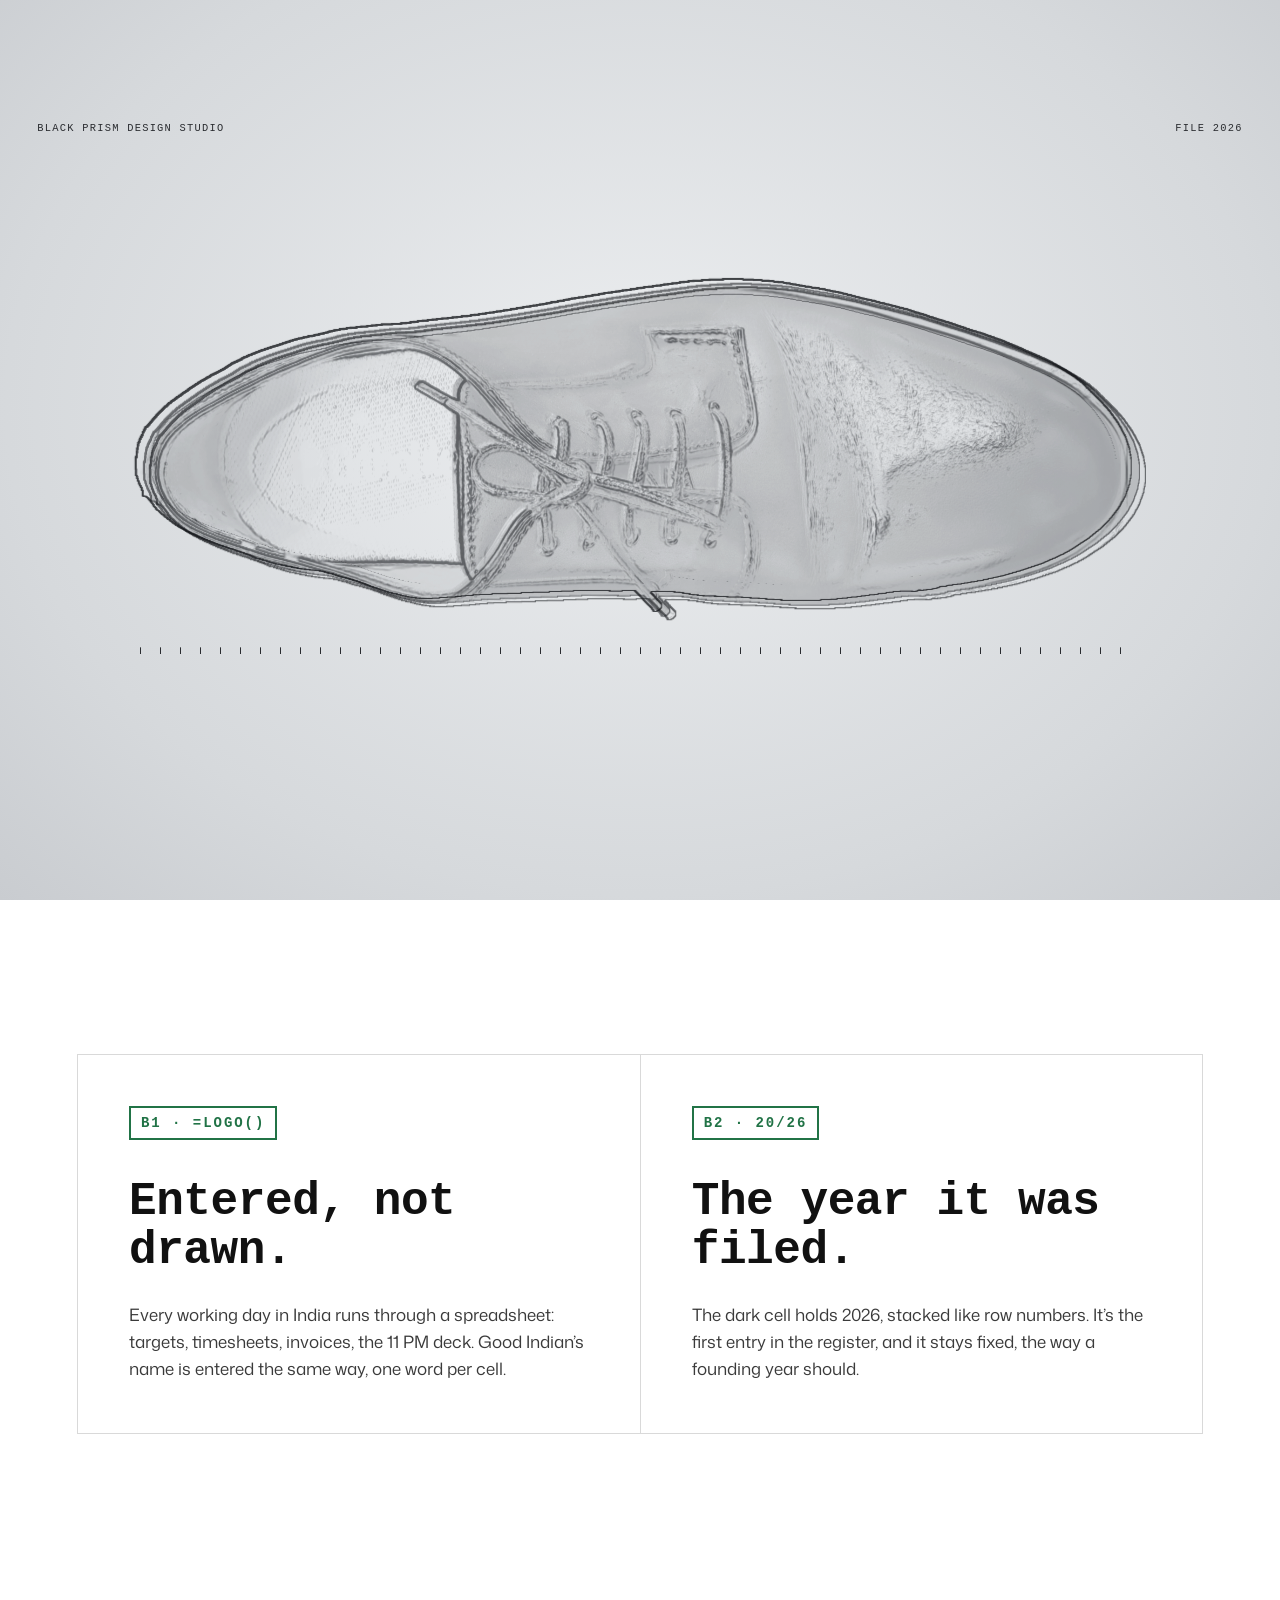
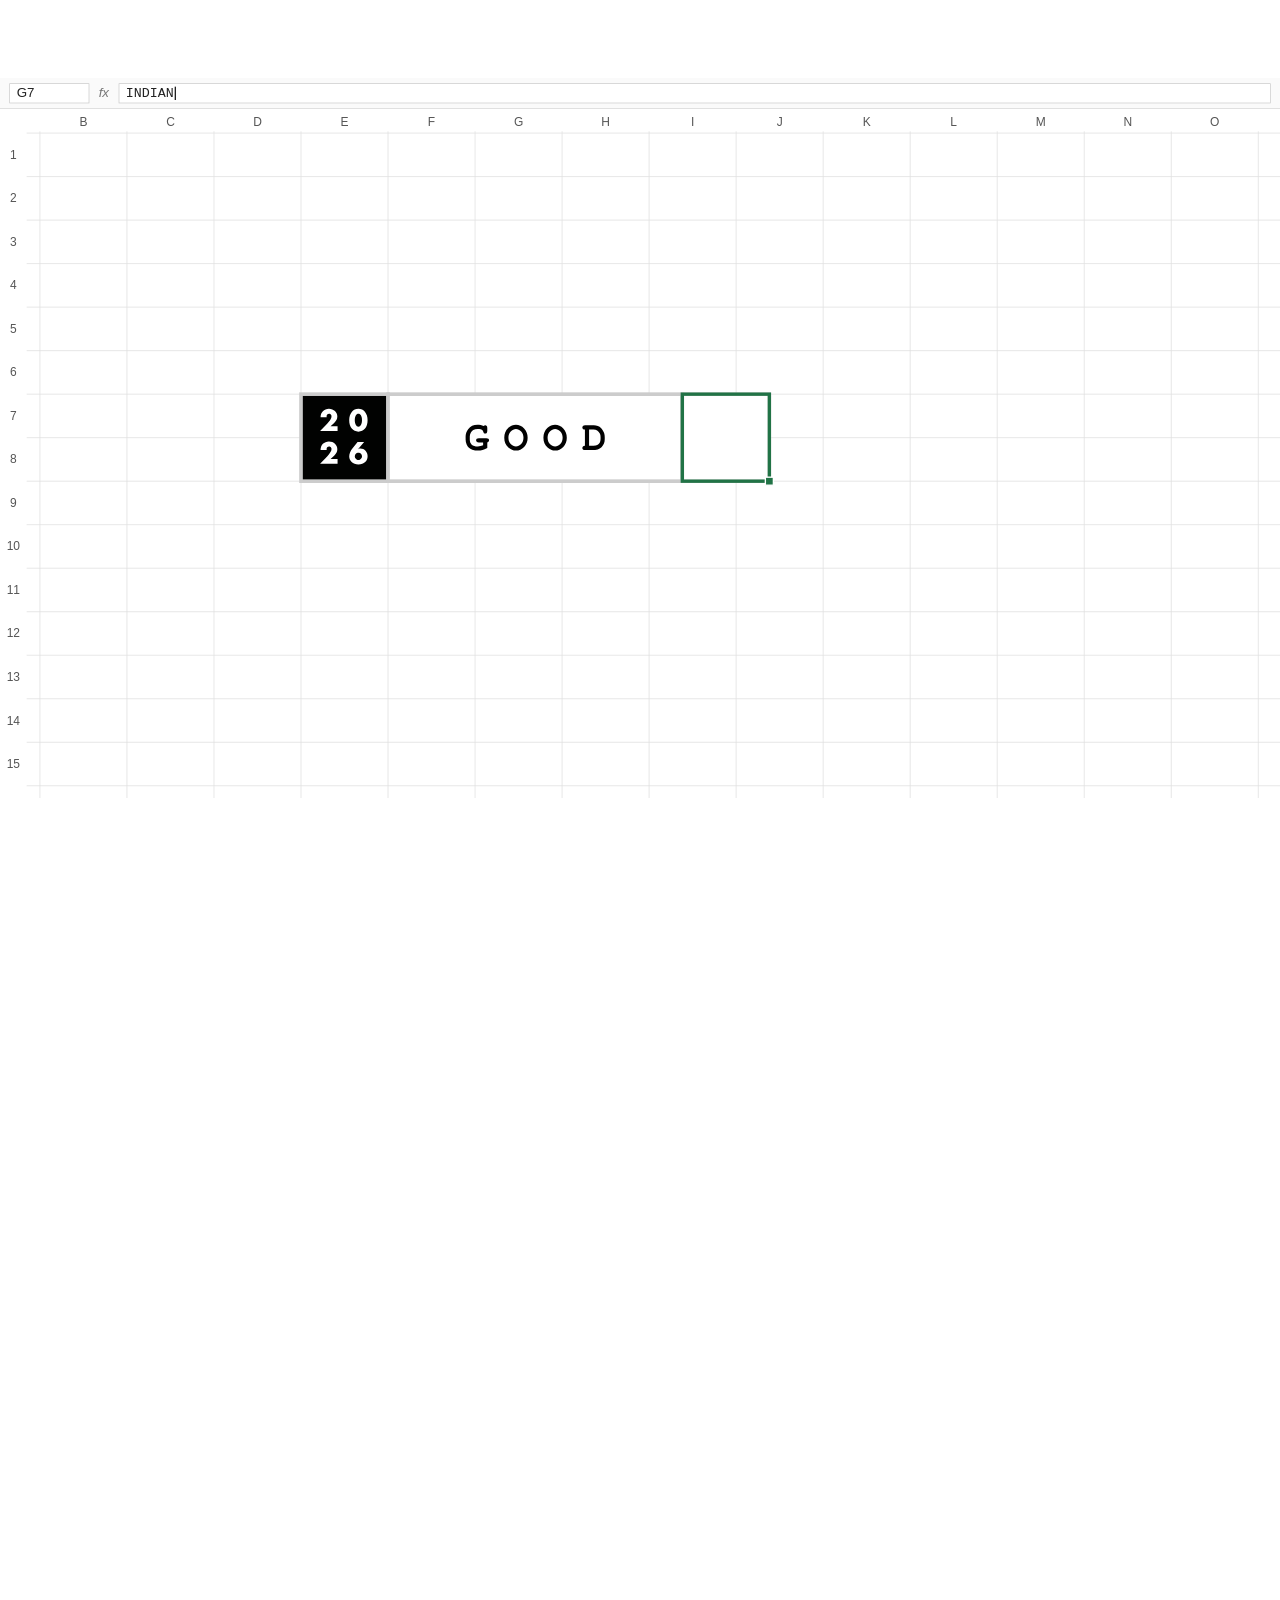
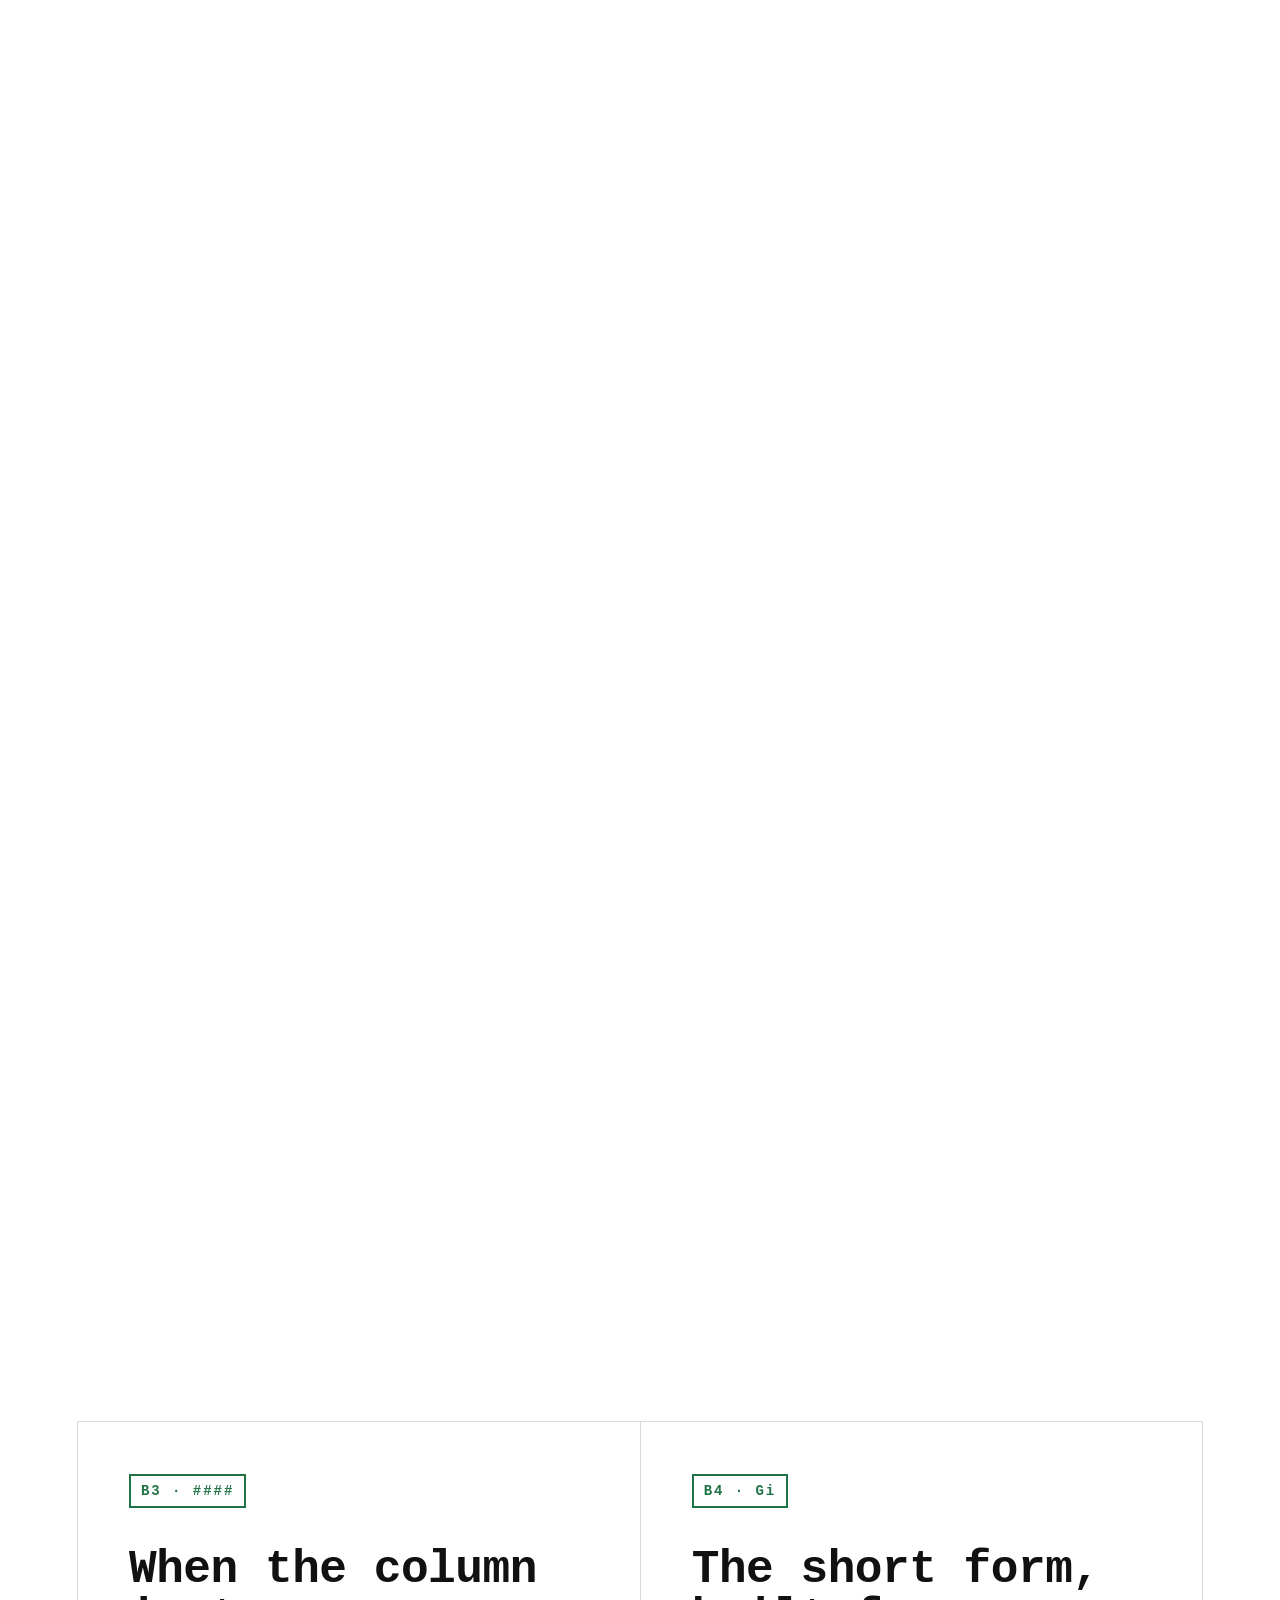
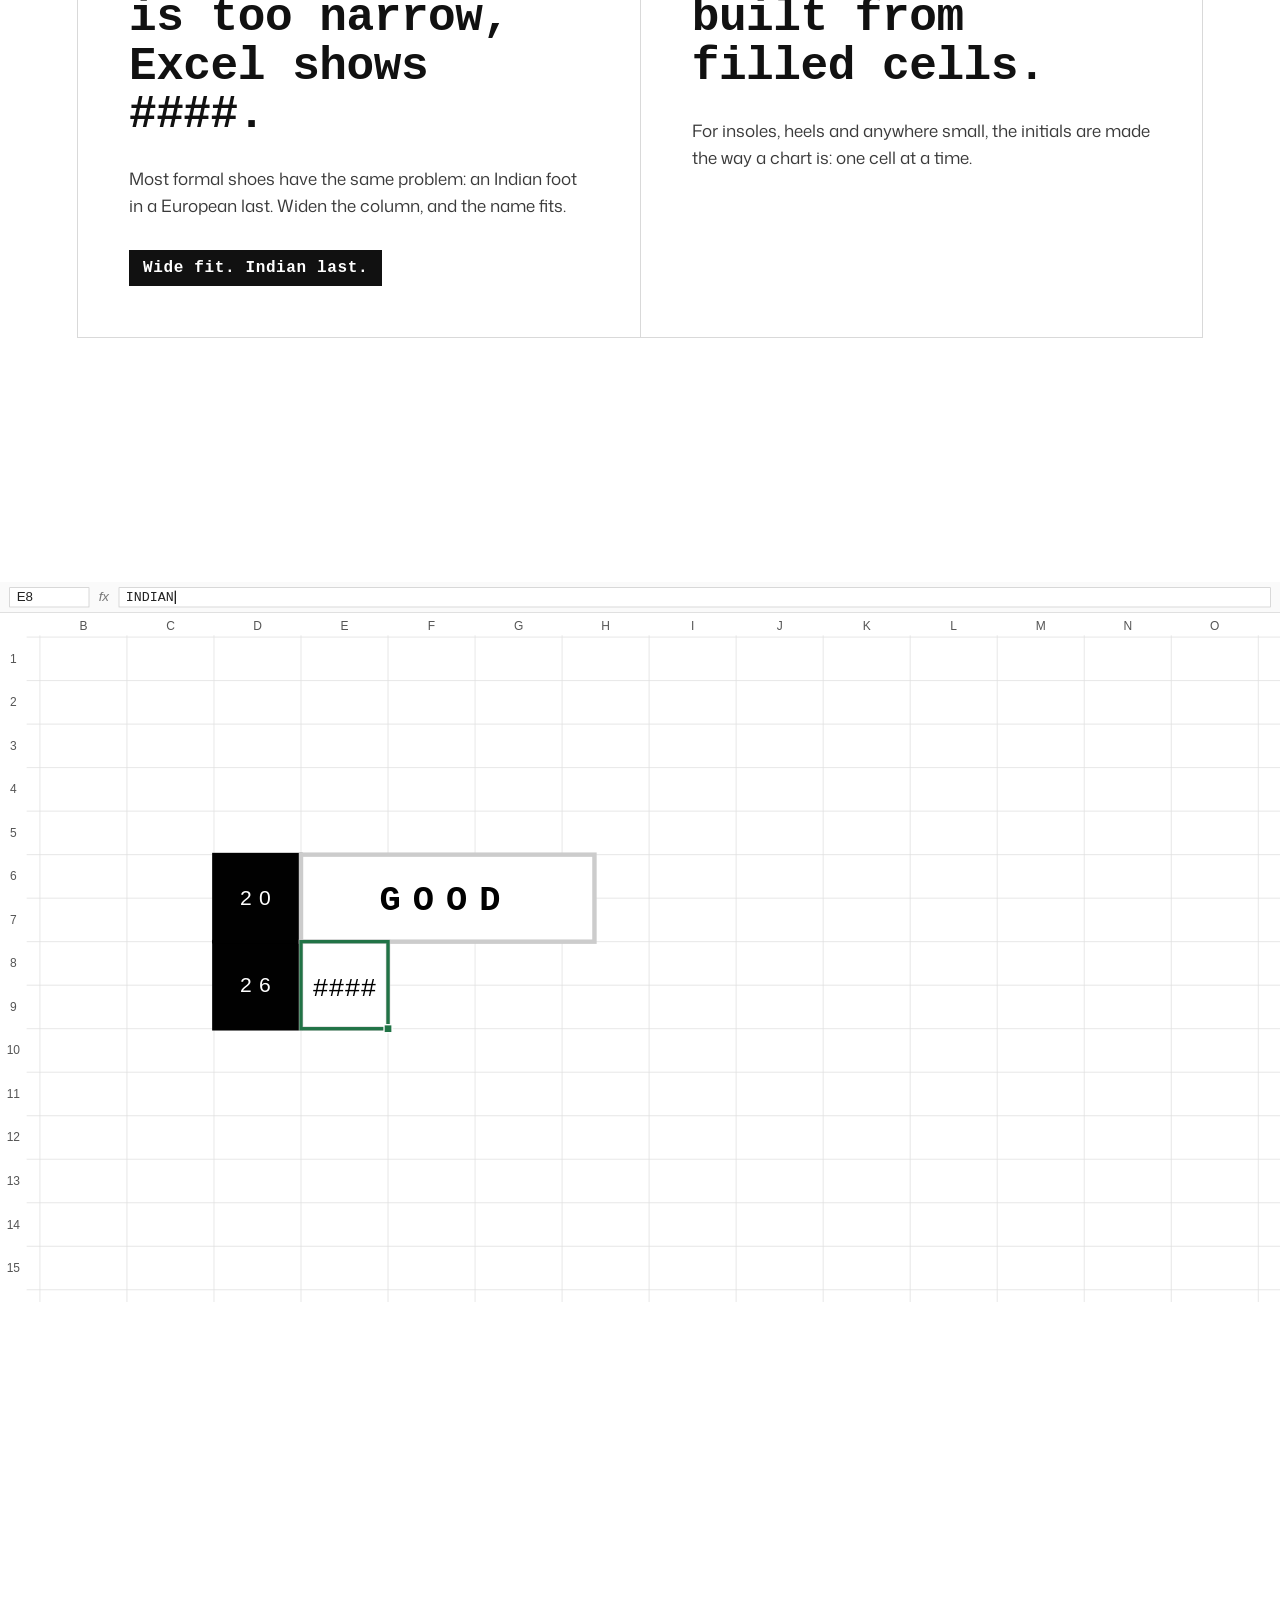
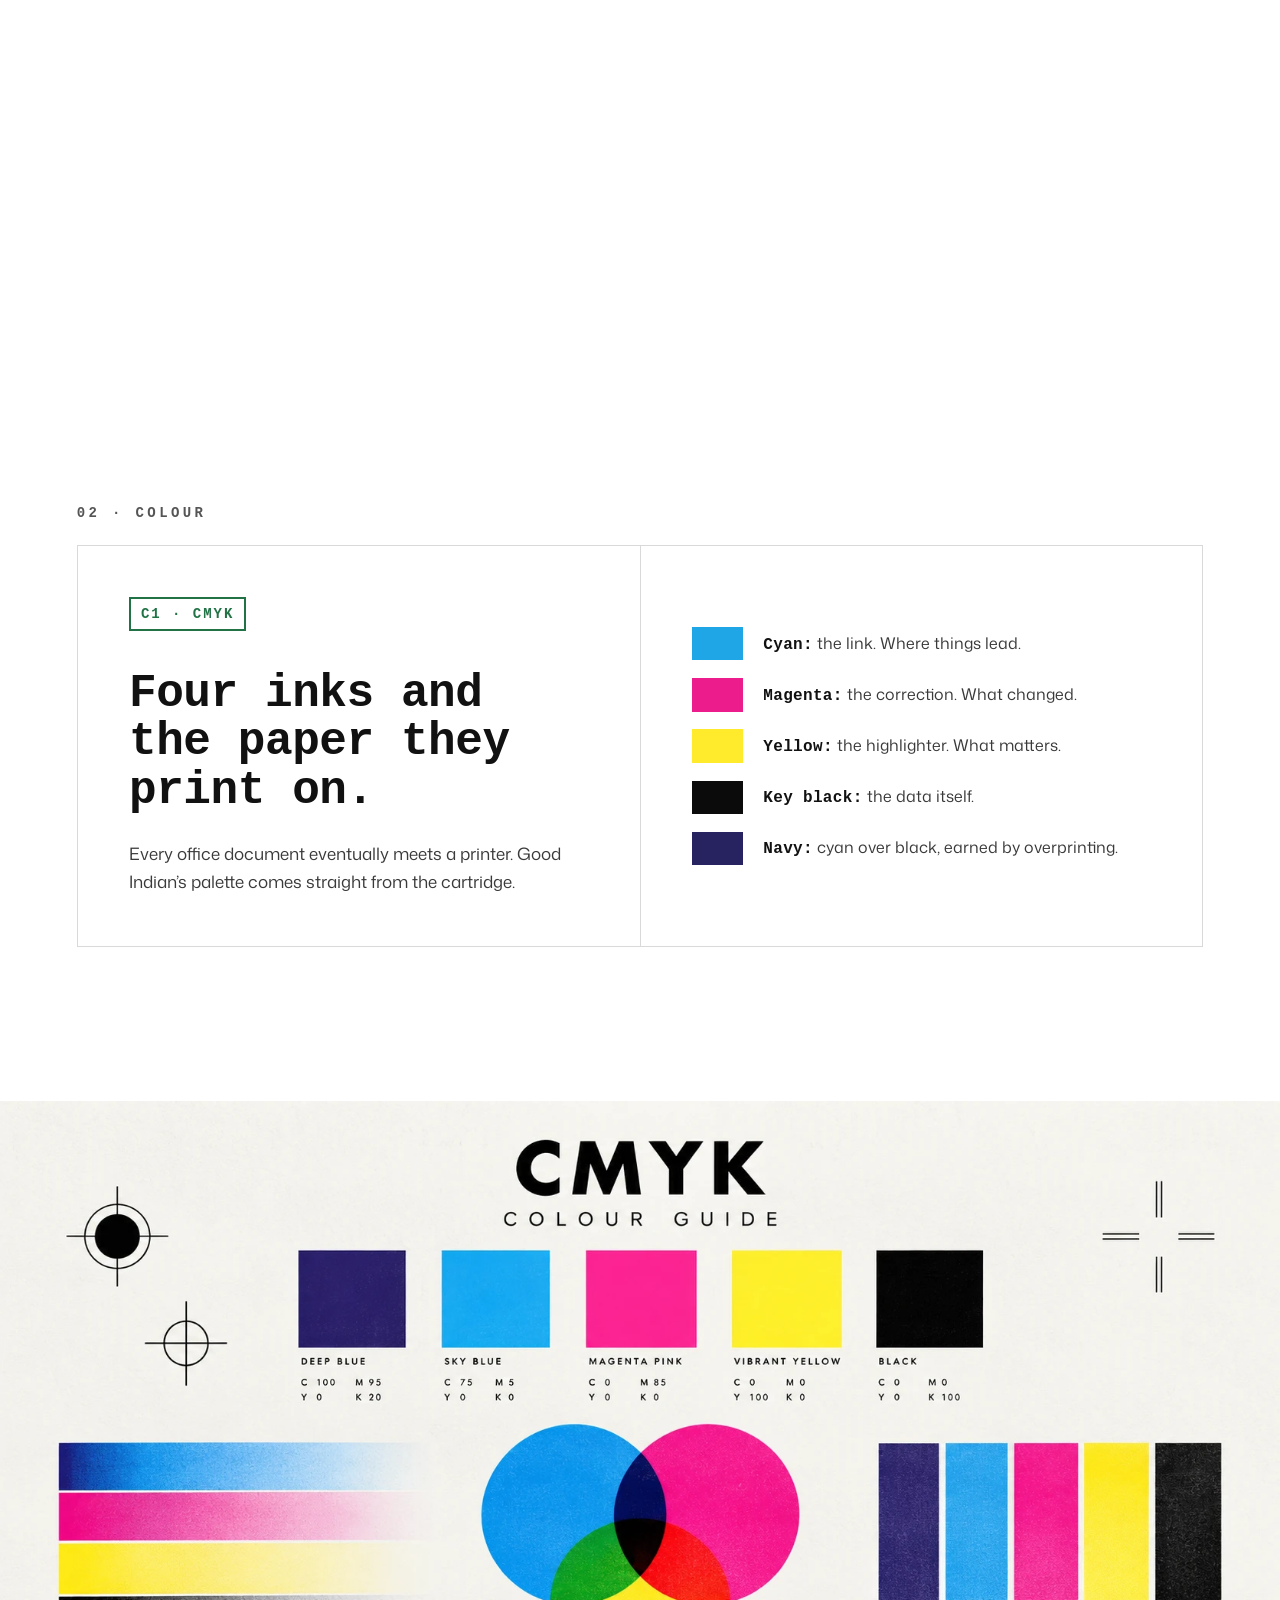
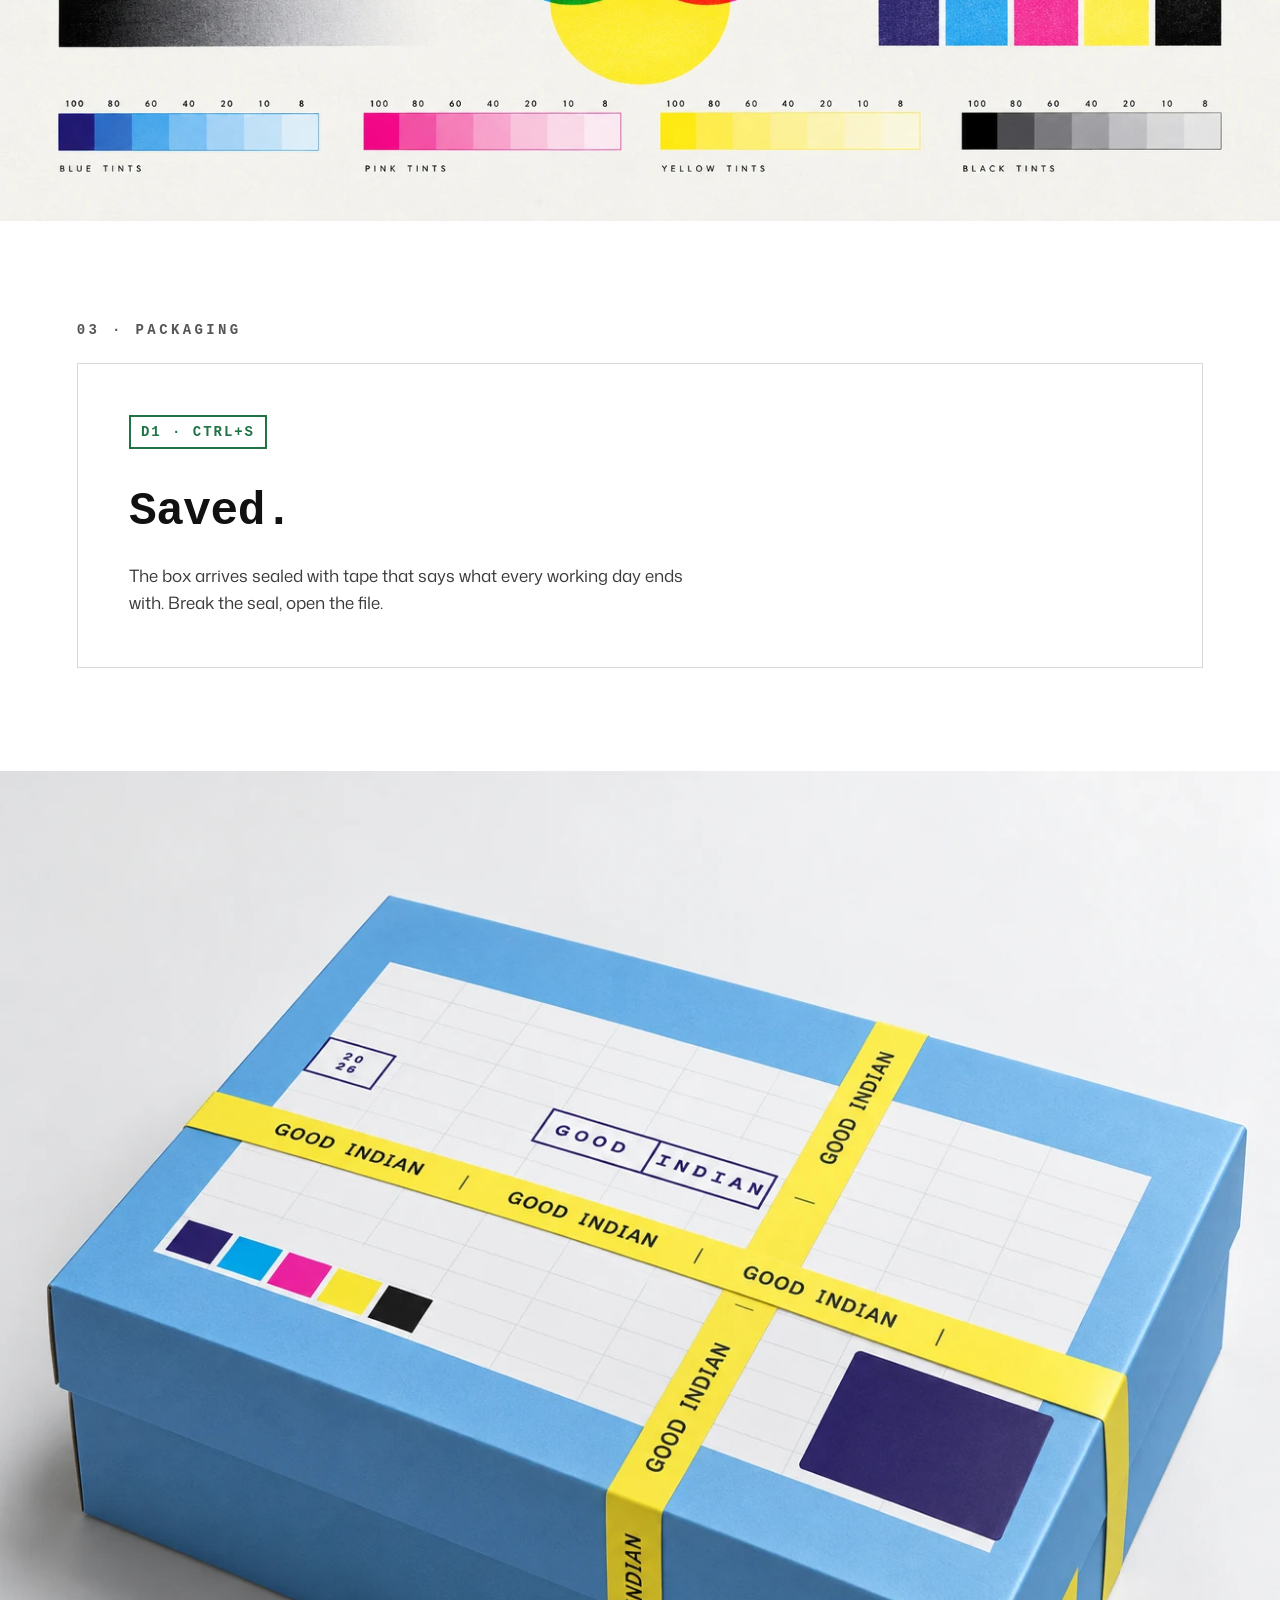
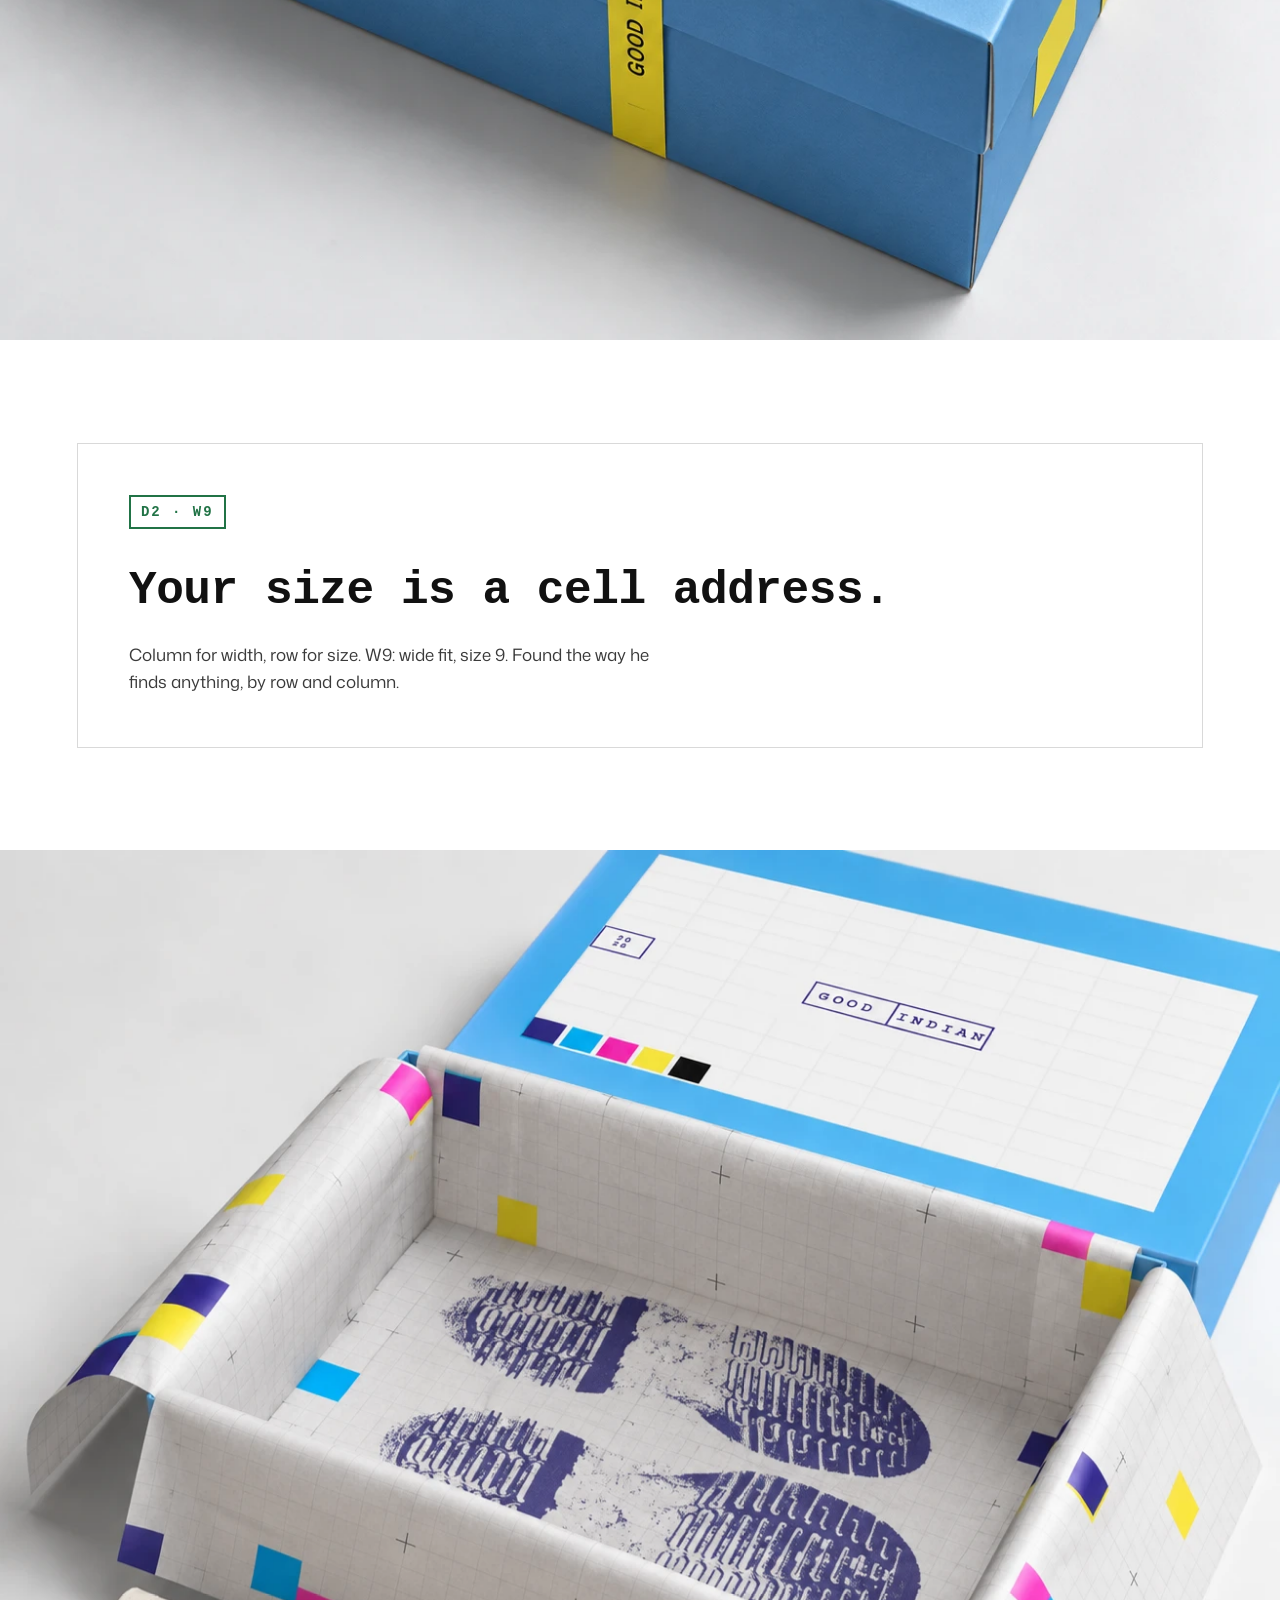
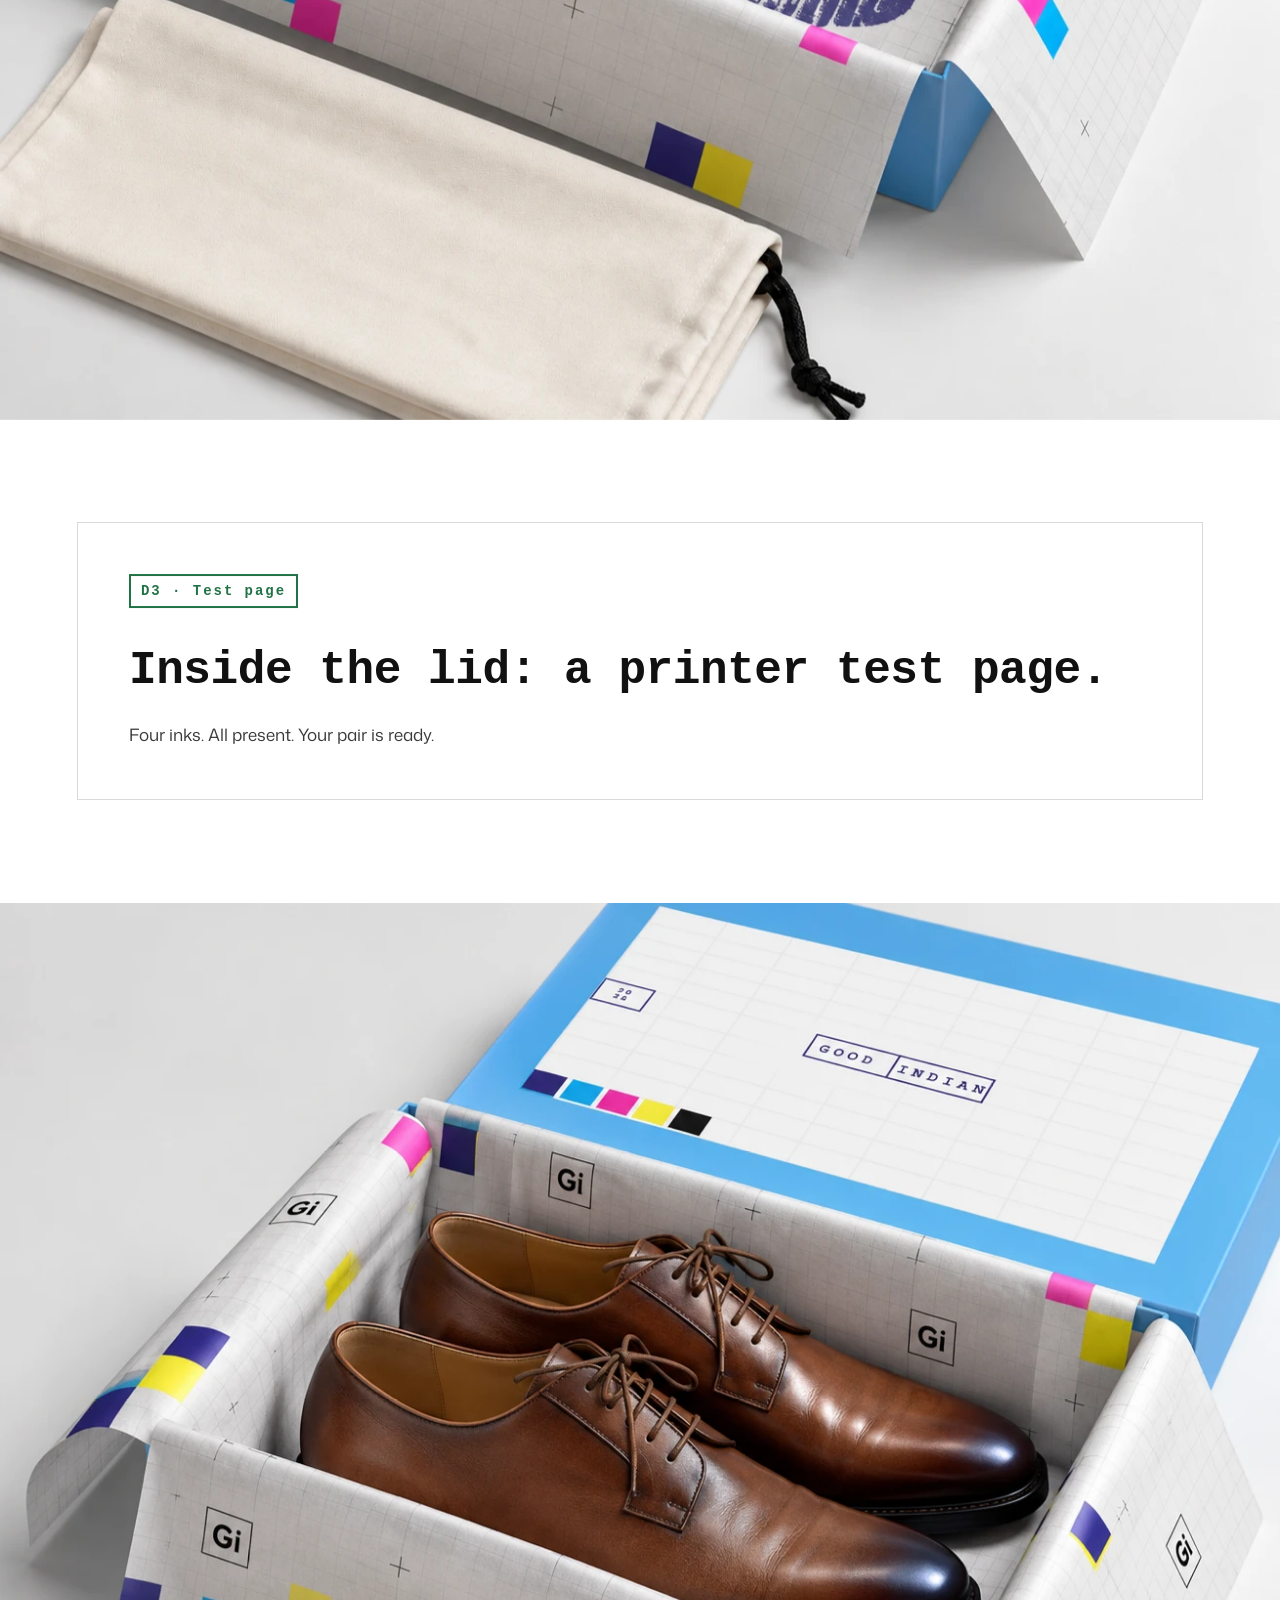
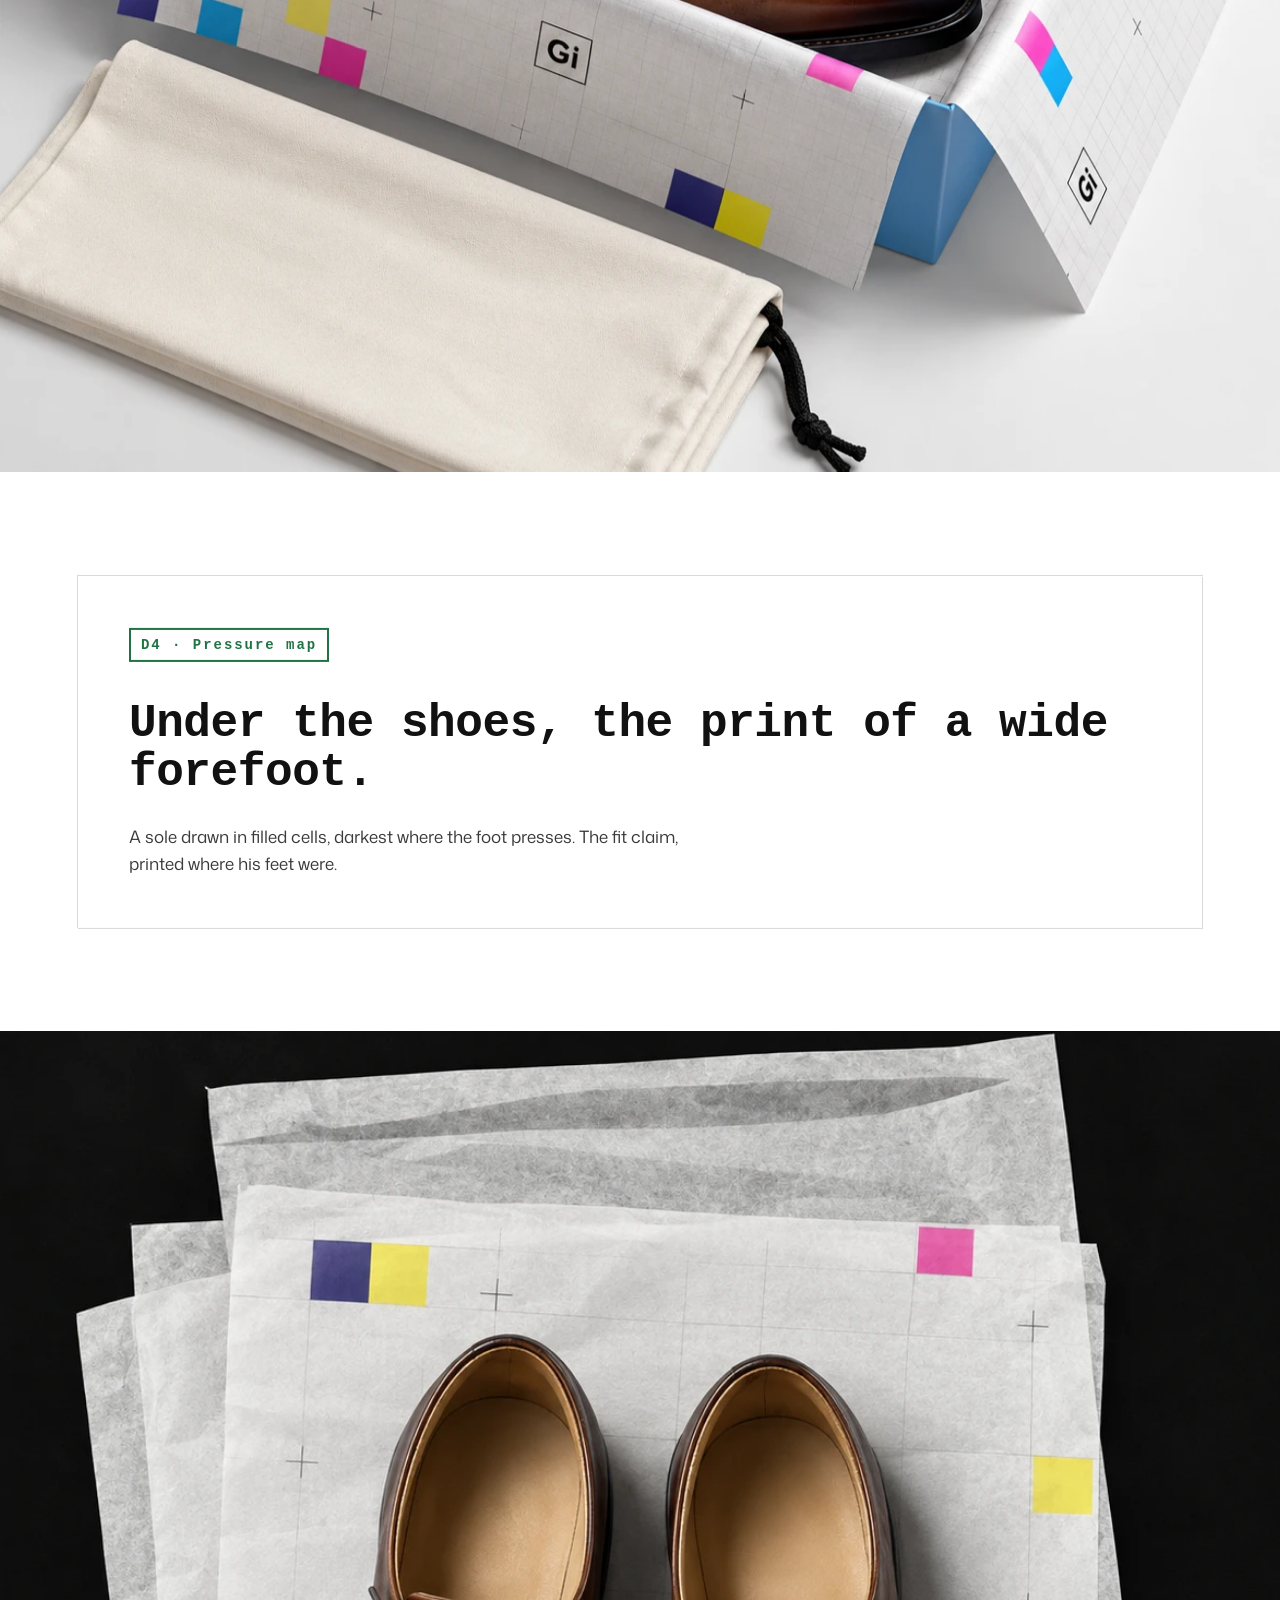
<file: concept-02/index.html>
<!doctype html>
<html lang="en">
  <head>
    <meta charset="utf-8" />
    <meta name="viewport" content="width=device-width, initial-scale=1" />
    <title>Good Indian</title>
    <script type="module" crossorigin src="./assets/index-sitURV3A.js"></script>
    <link rel="stylesheet" crossorigin href="./assets/index-BLvKuRa3.css">
  </head>
  <body>
    <div id="root"></div>
  </body>
</html>
</file>
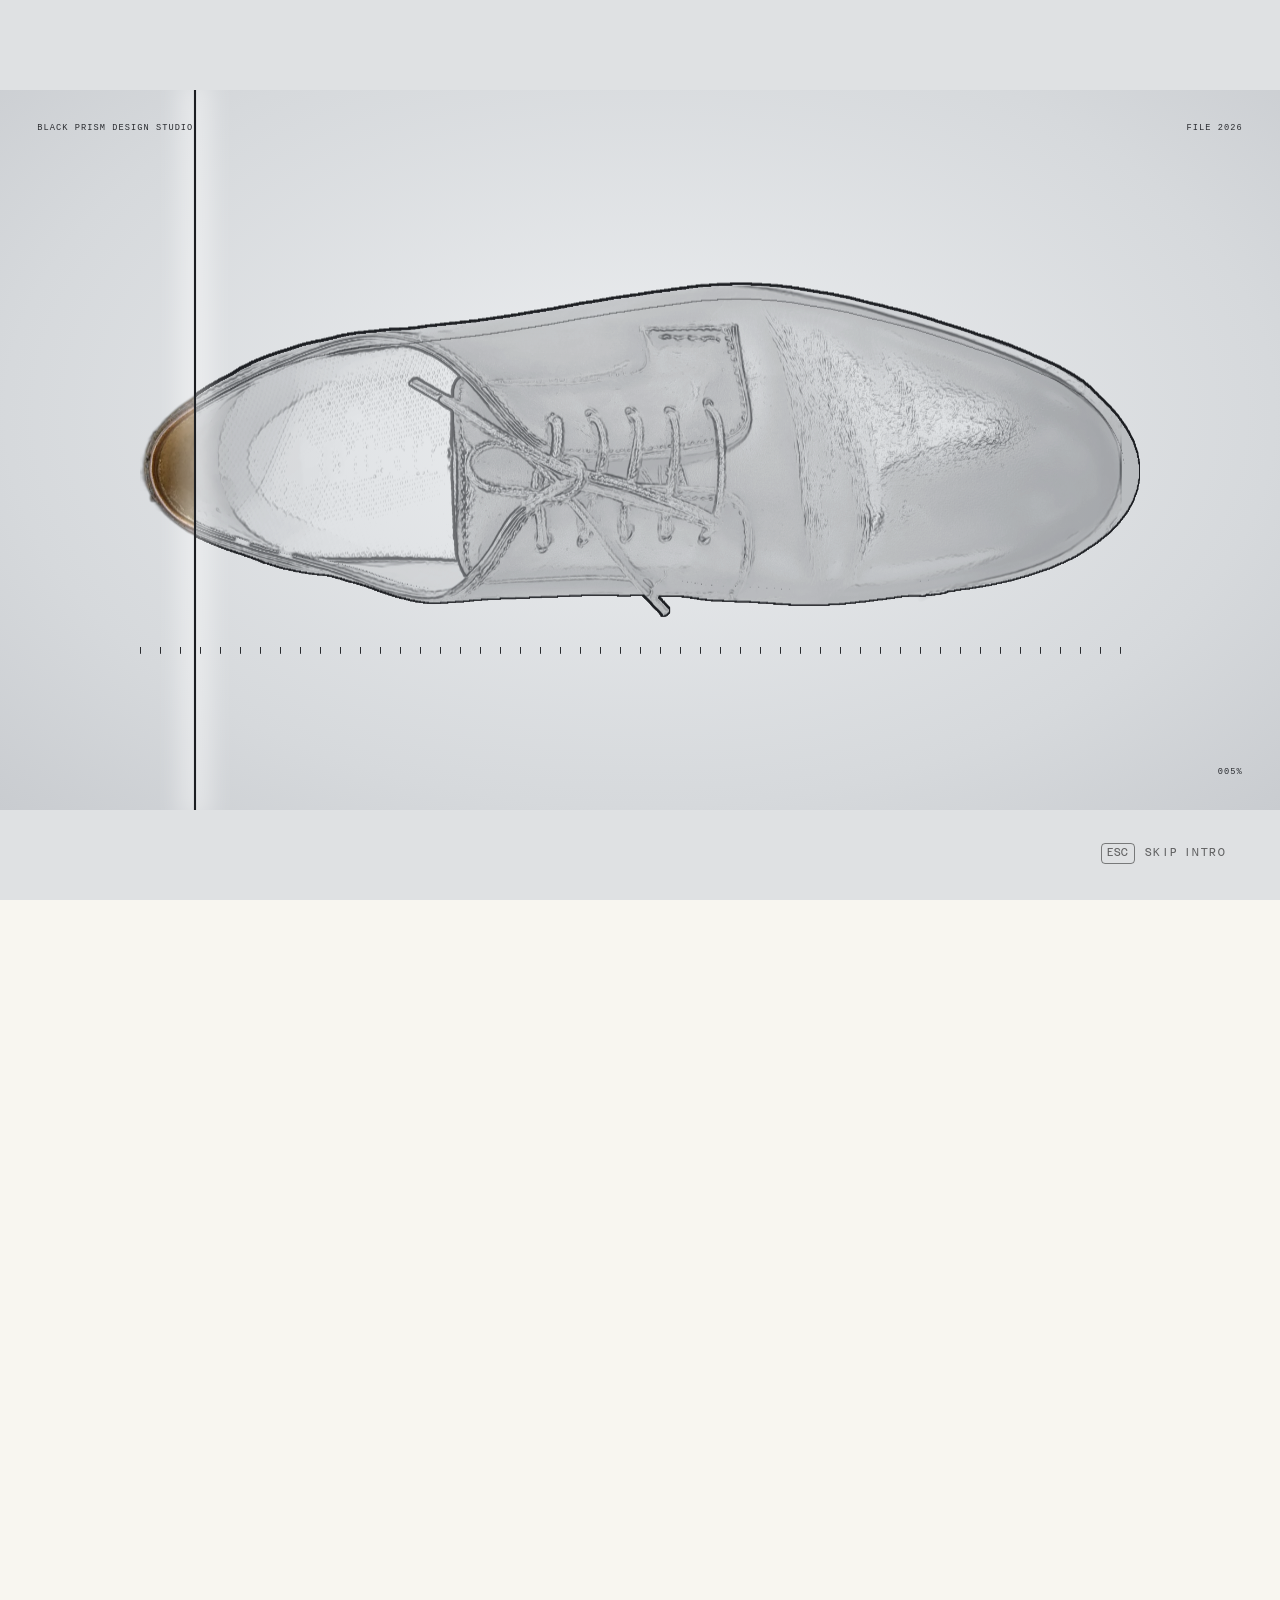
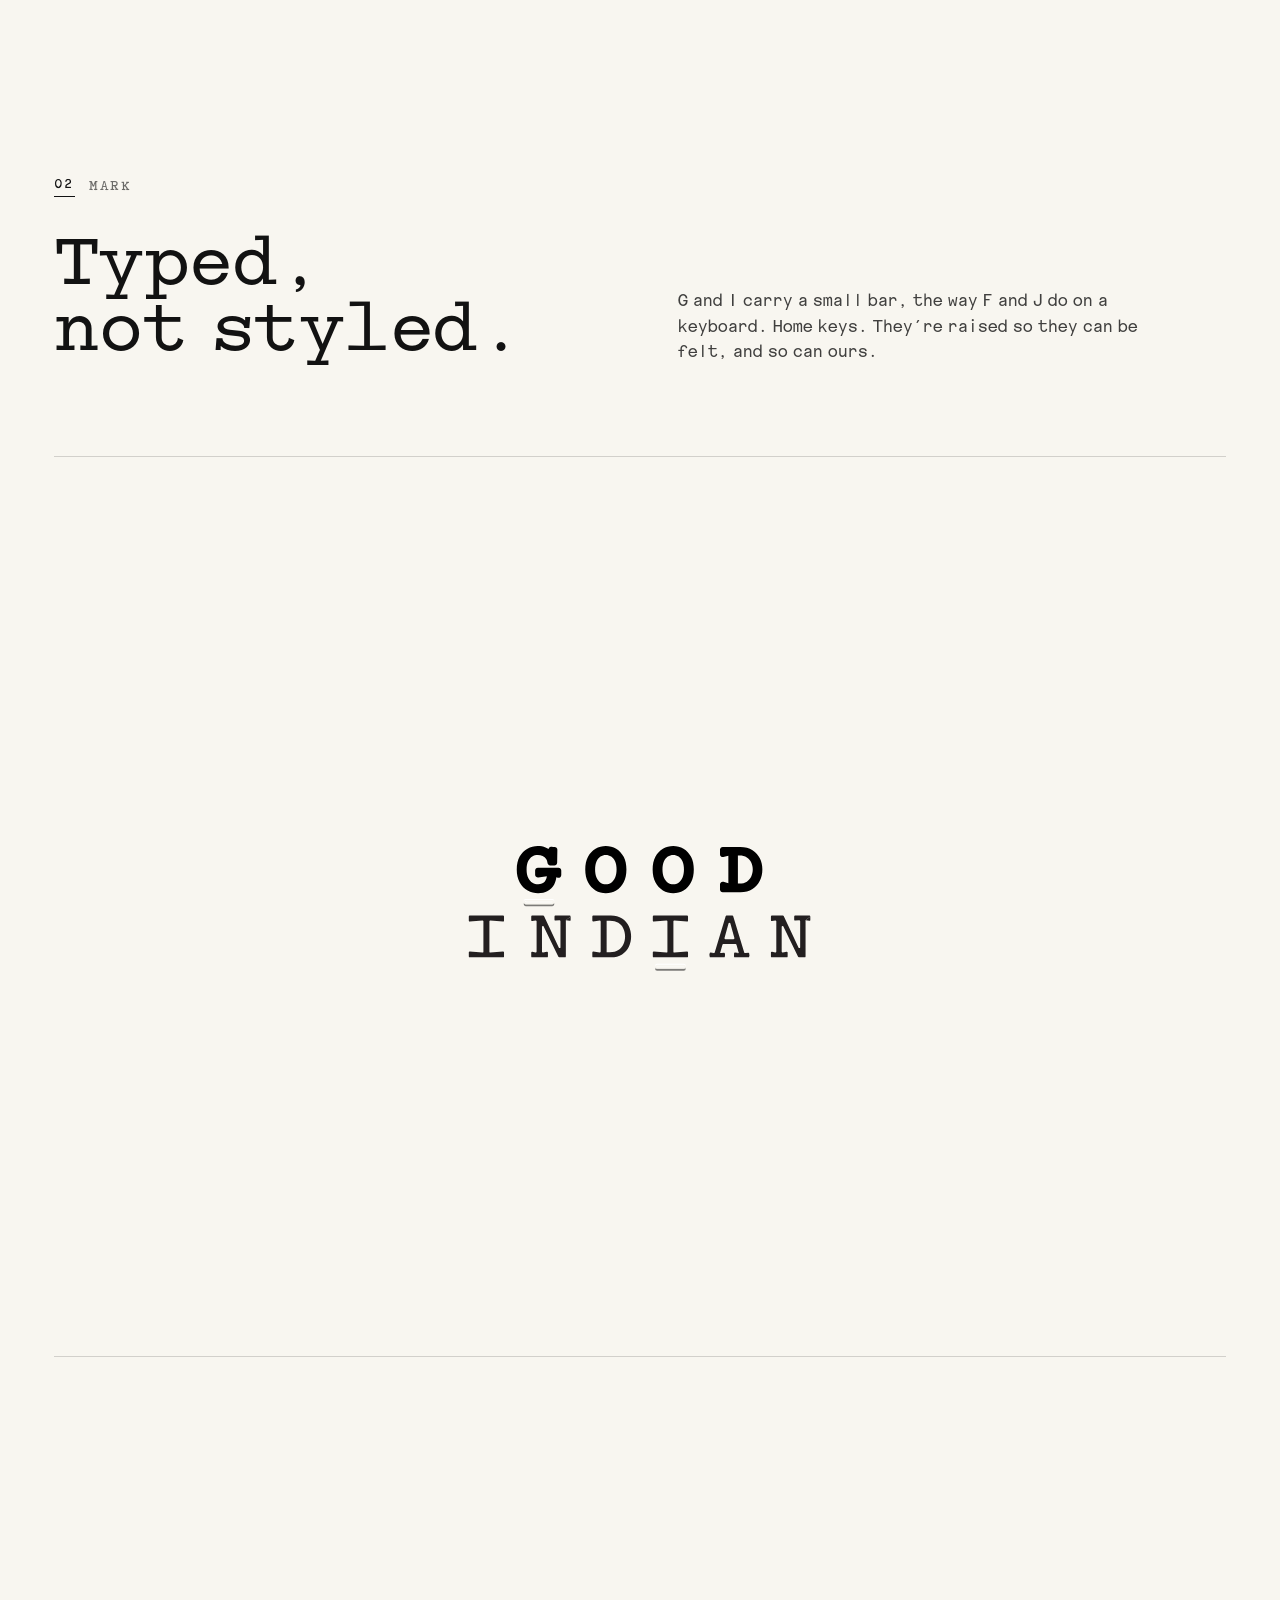
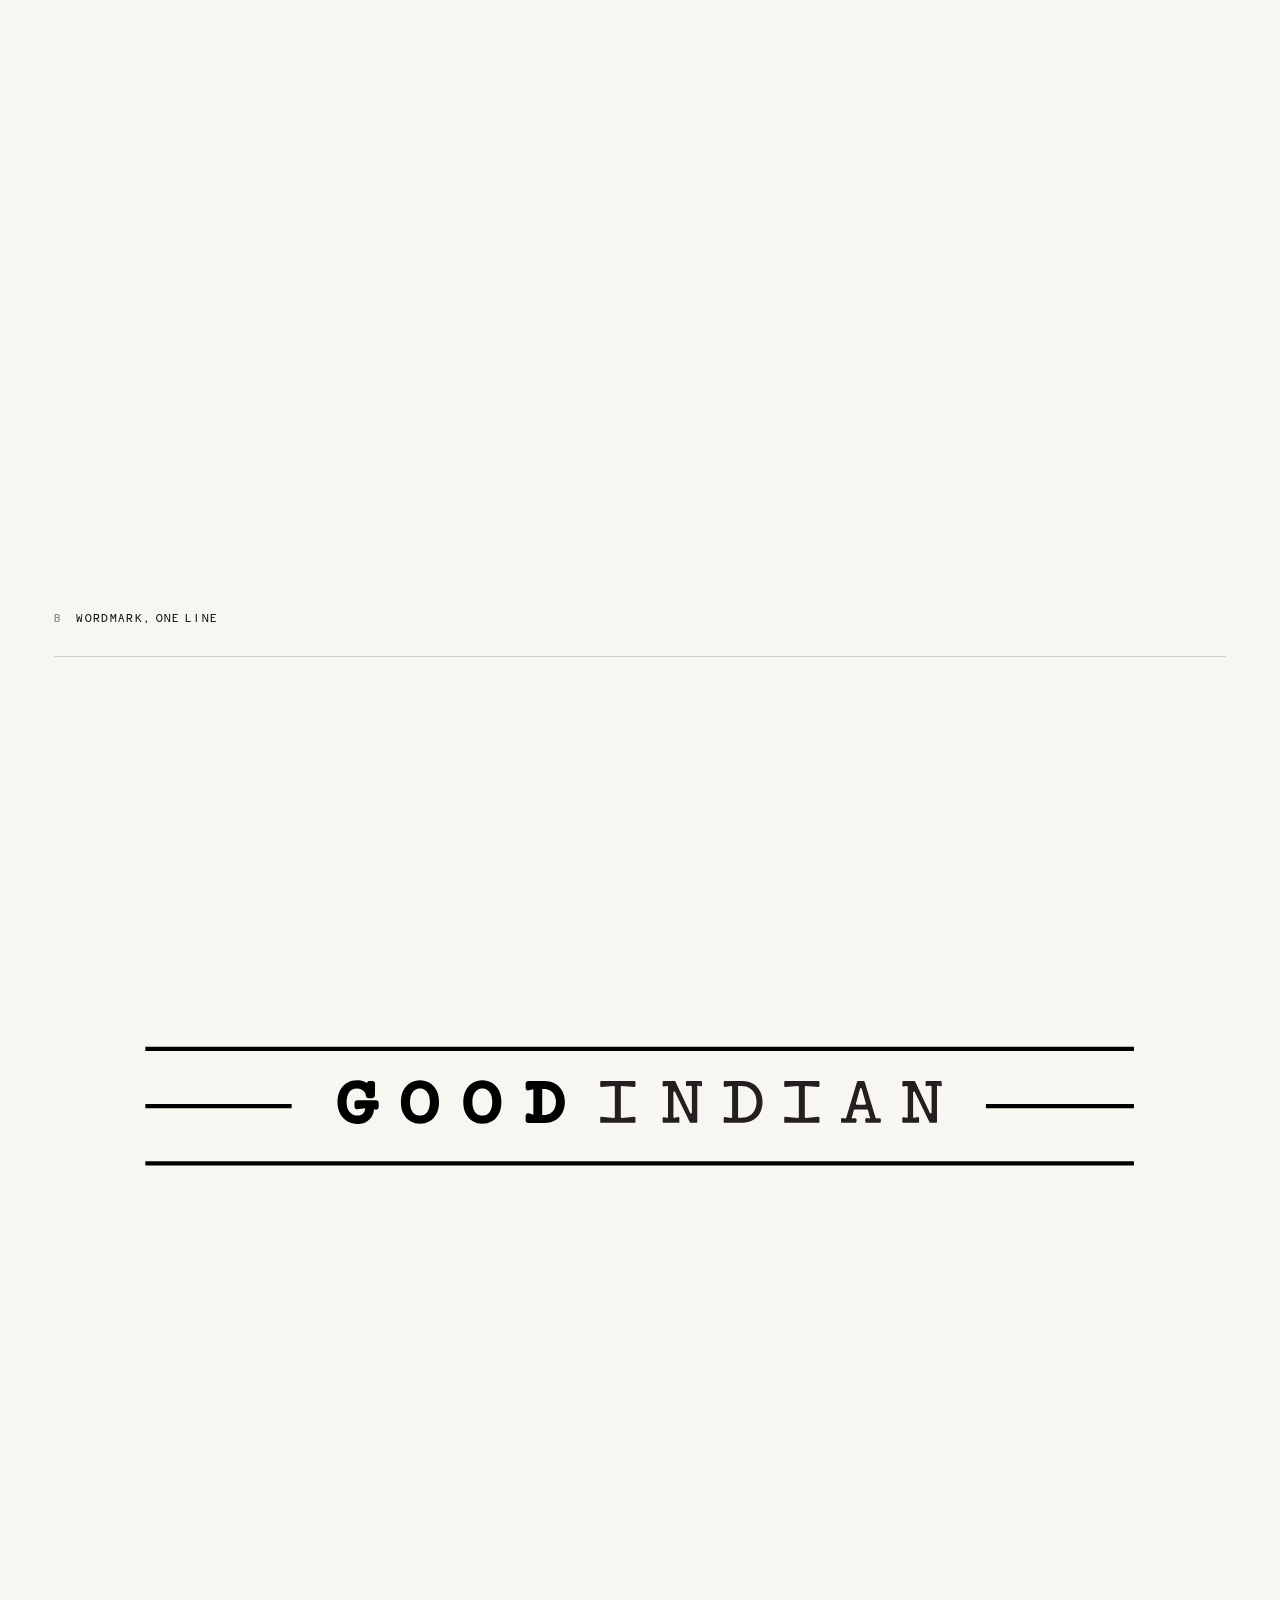
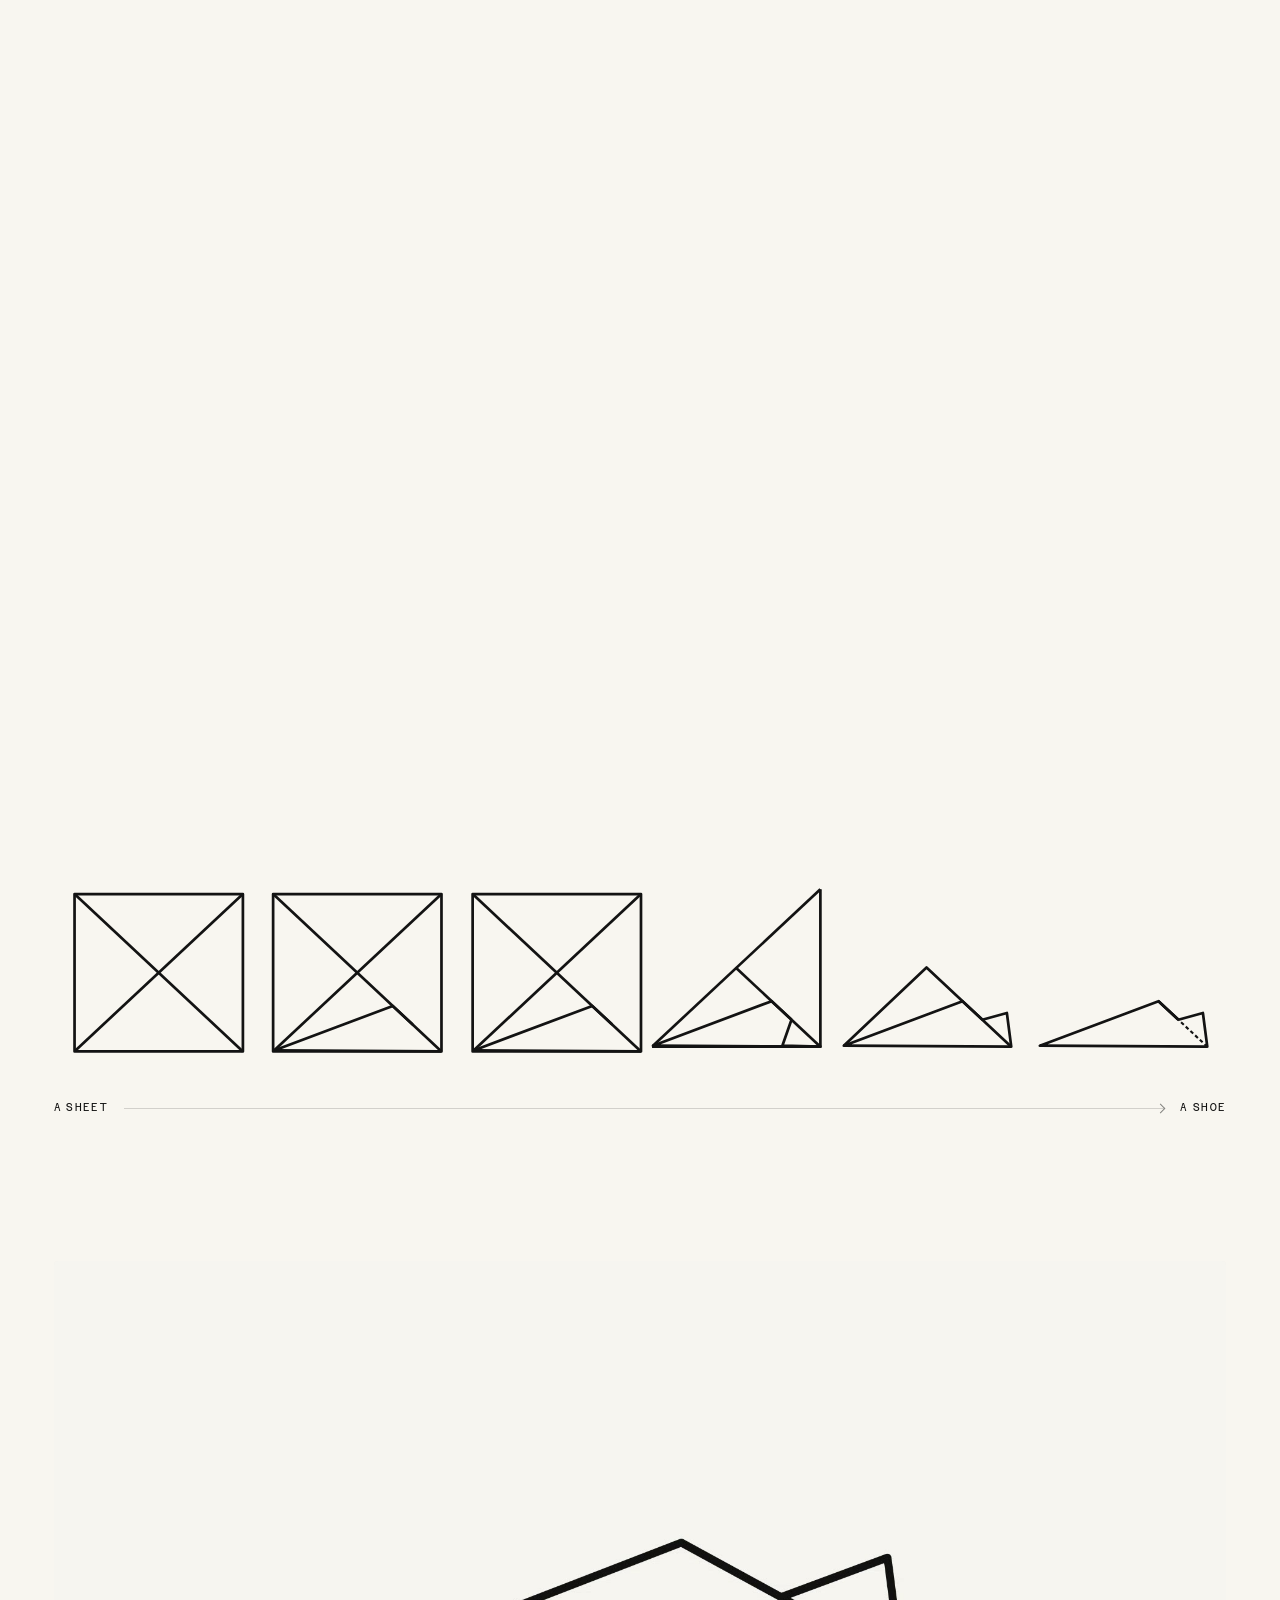
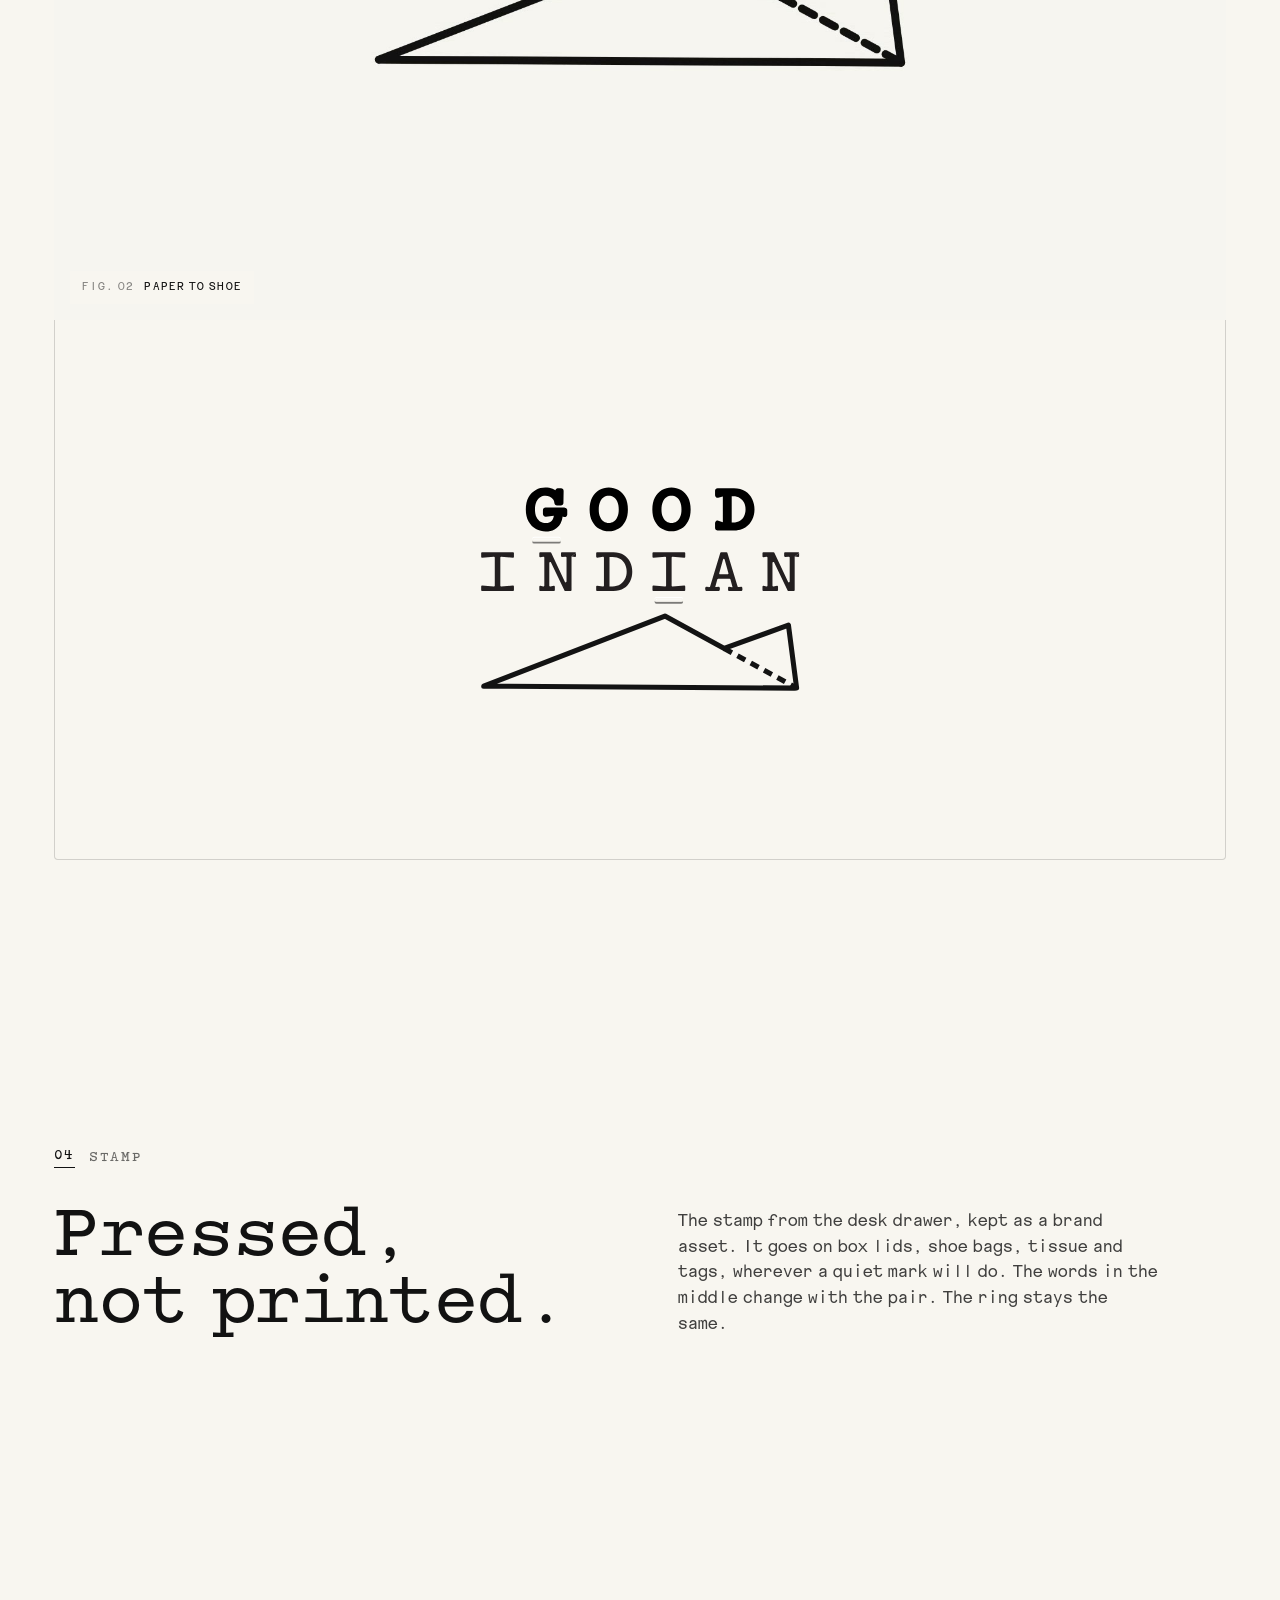
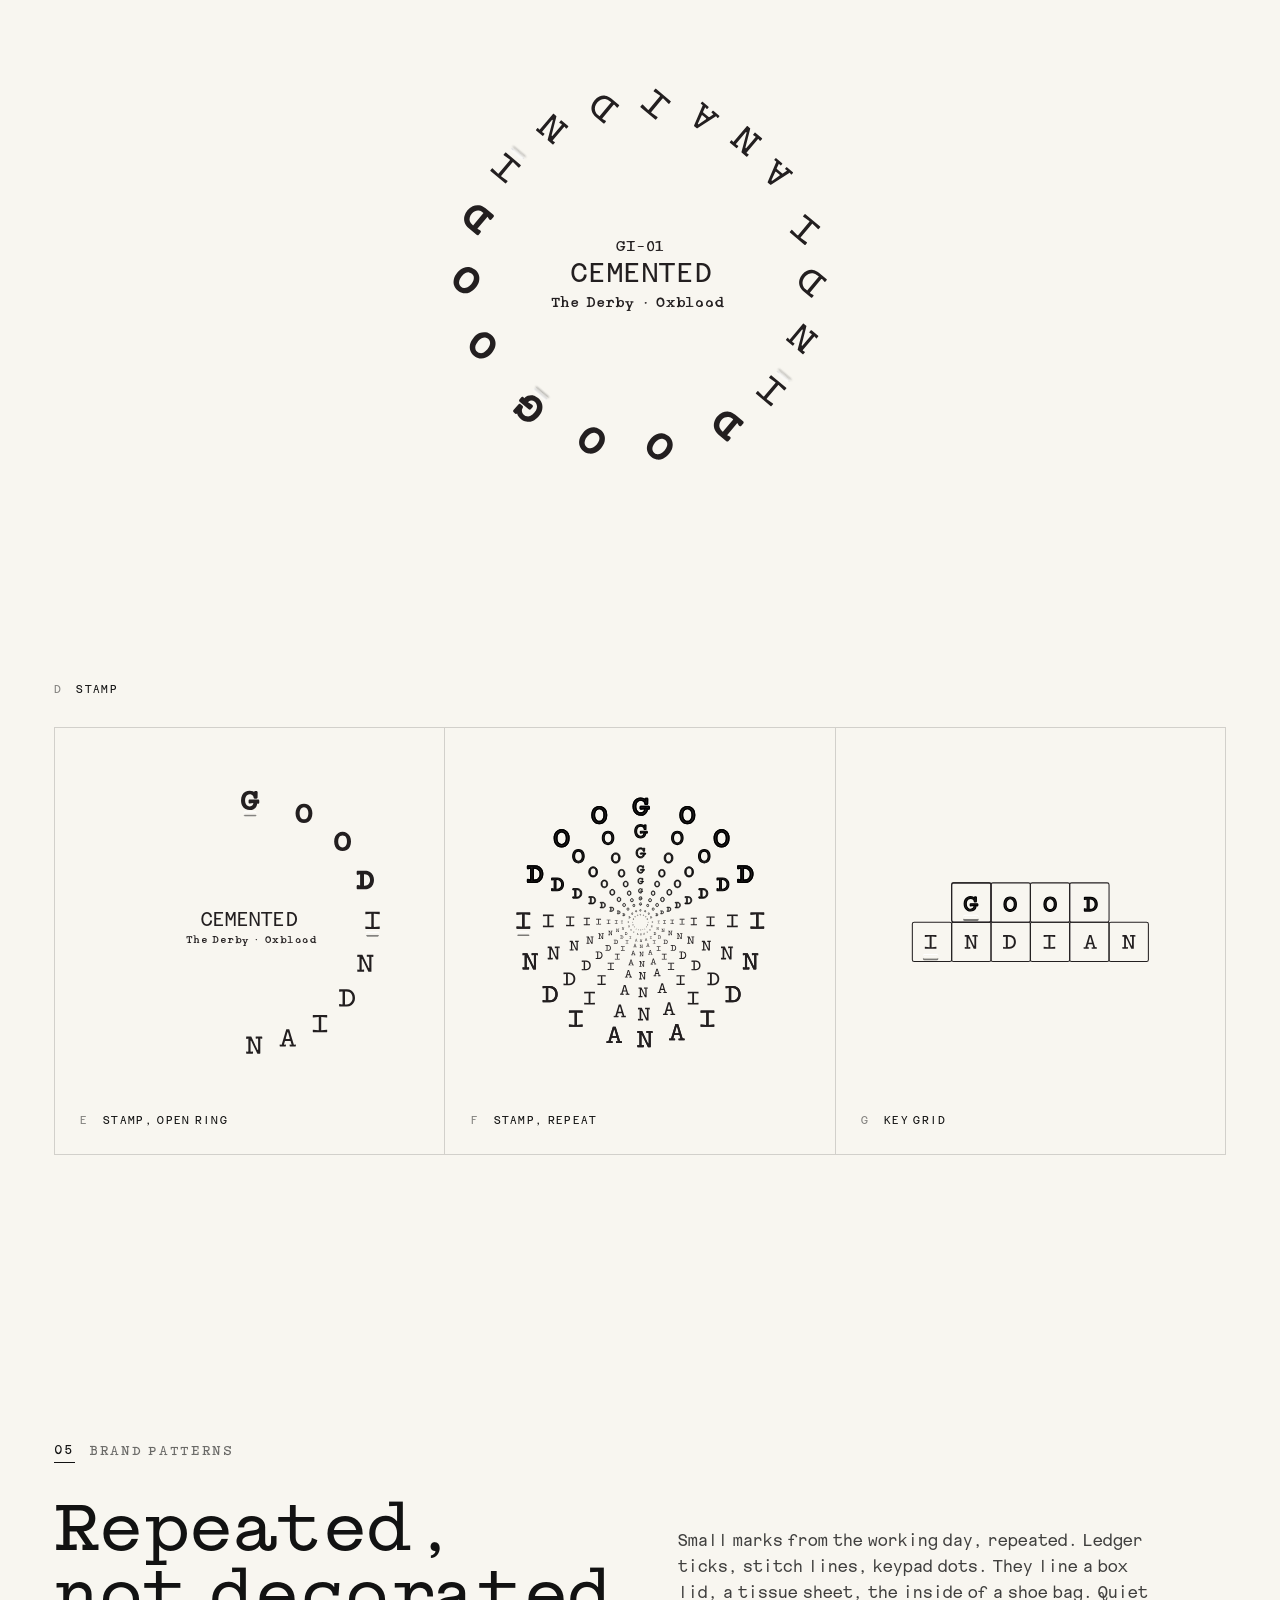
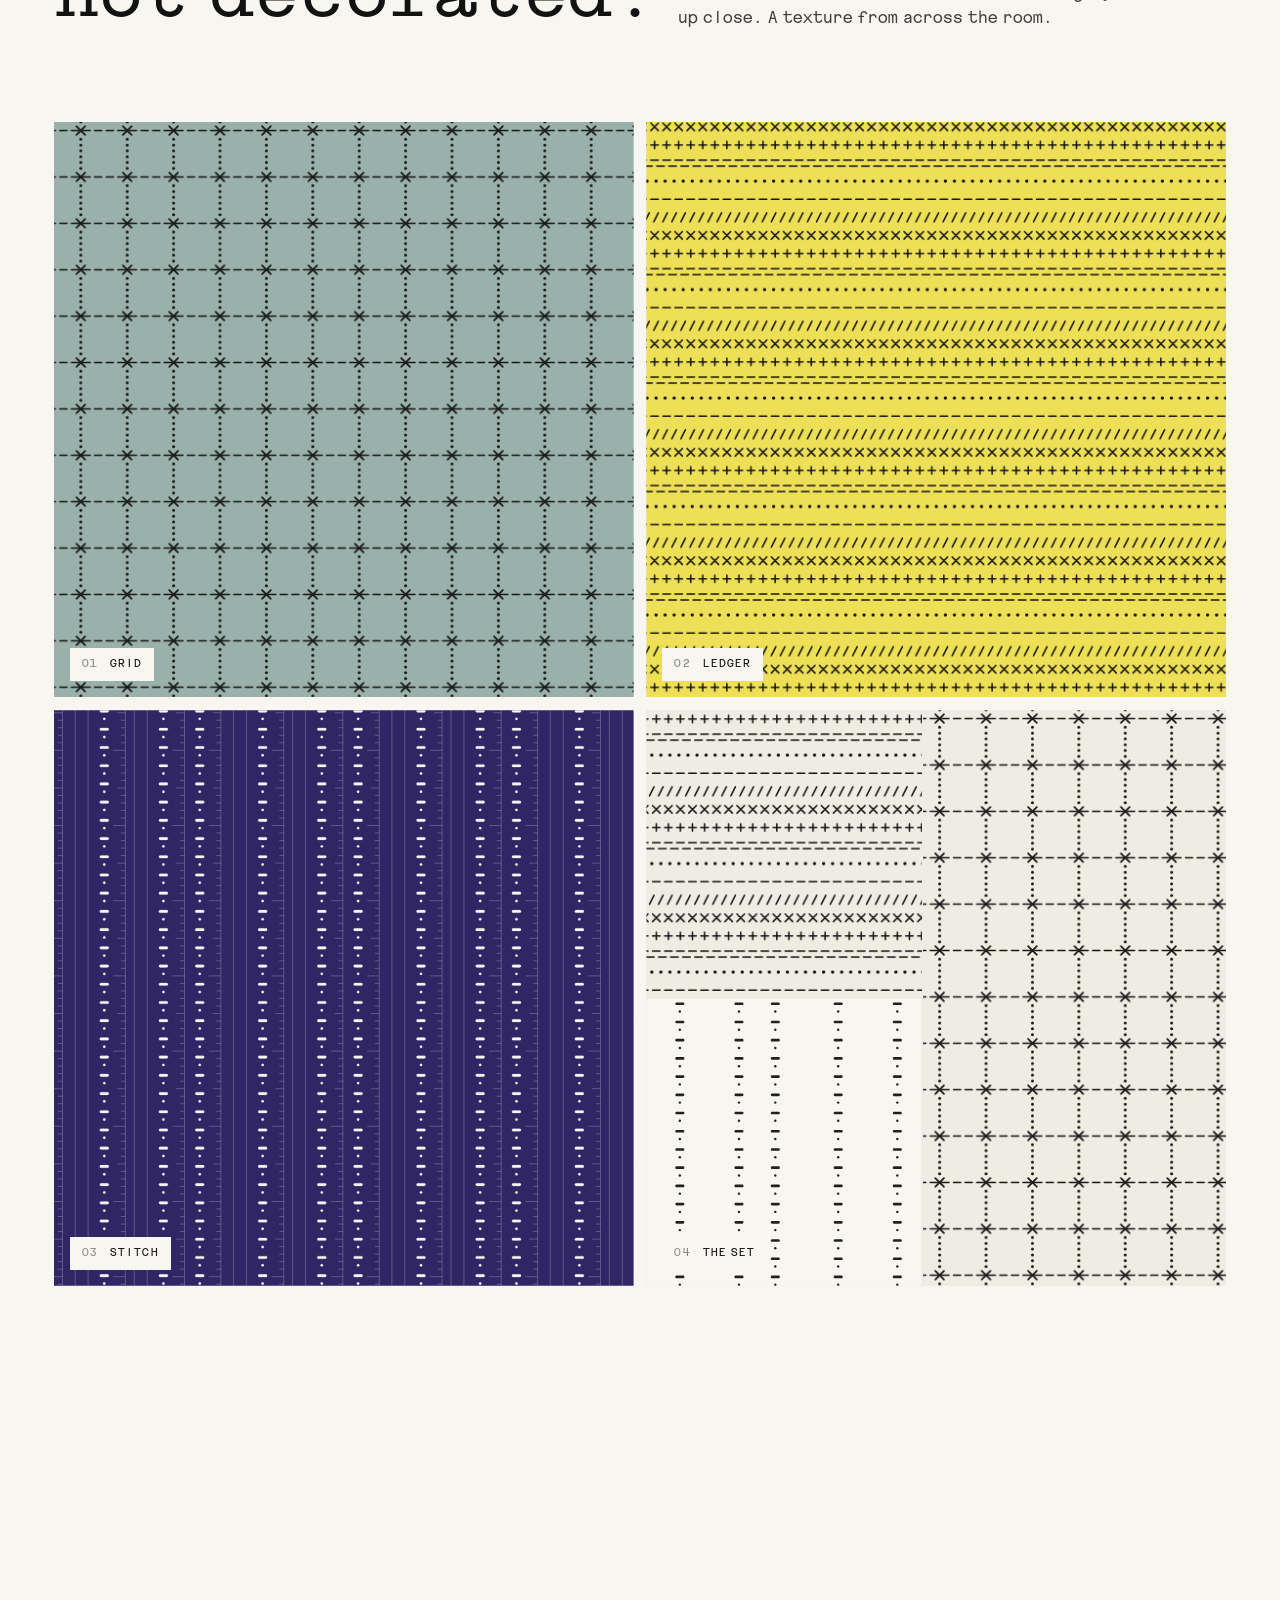
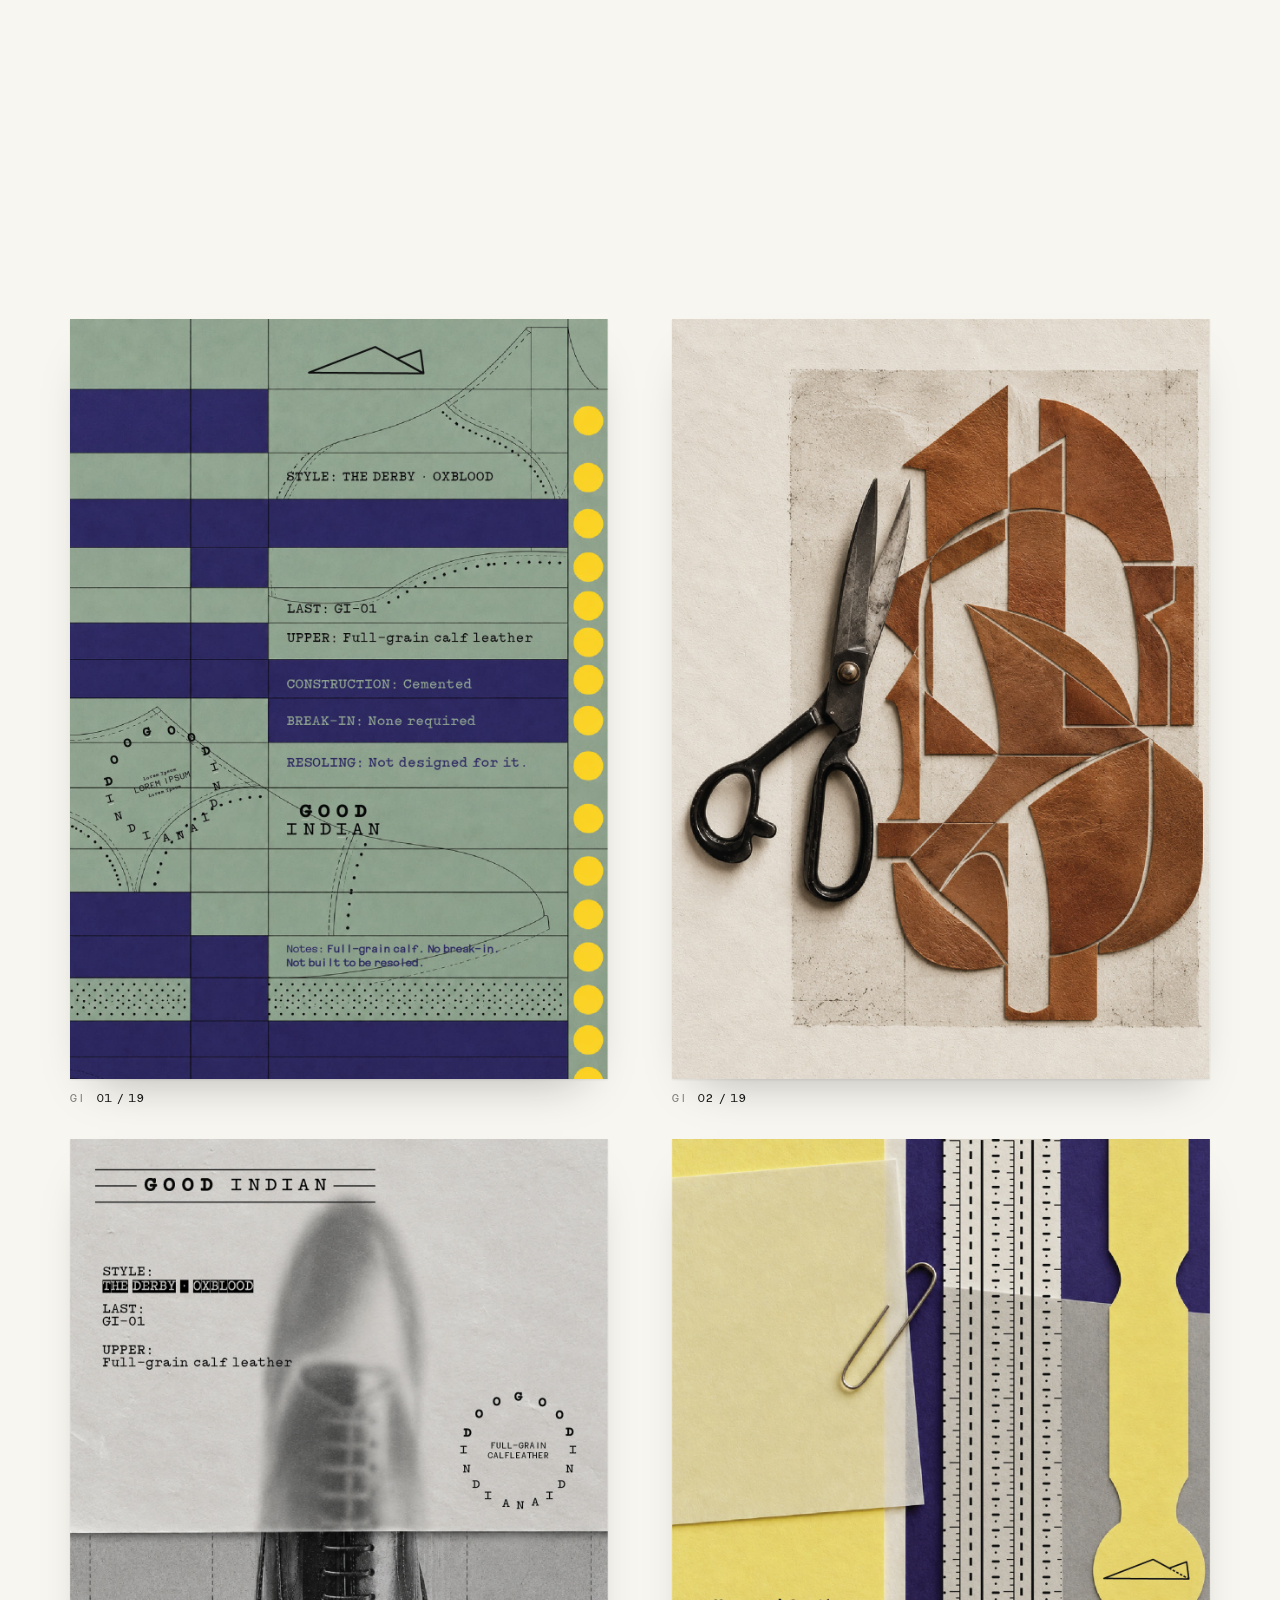
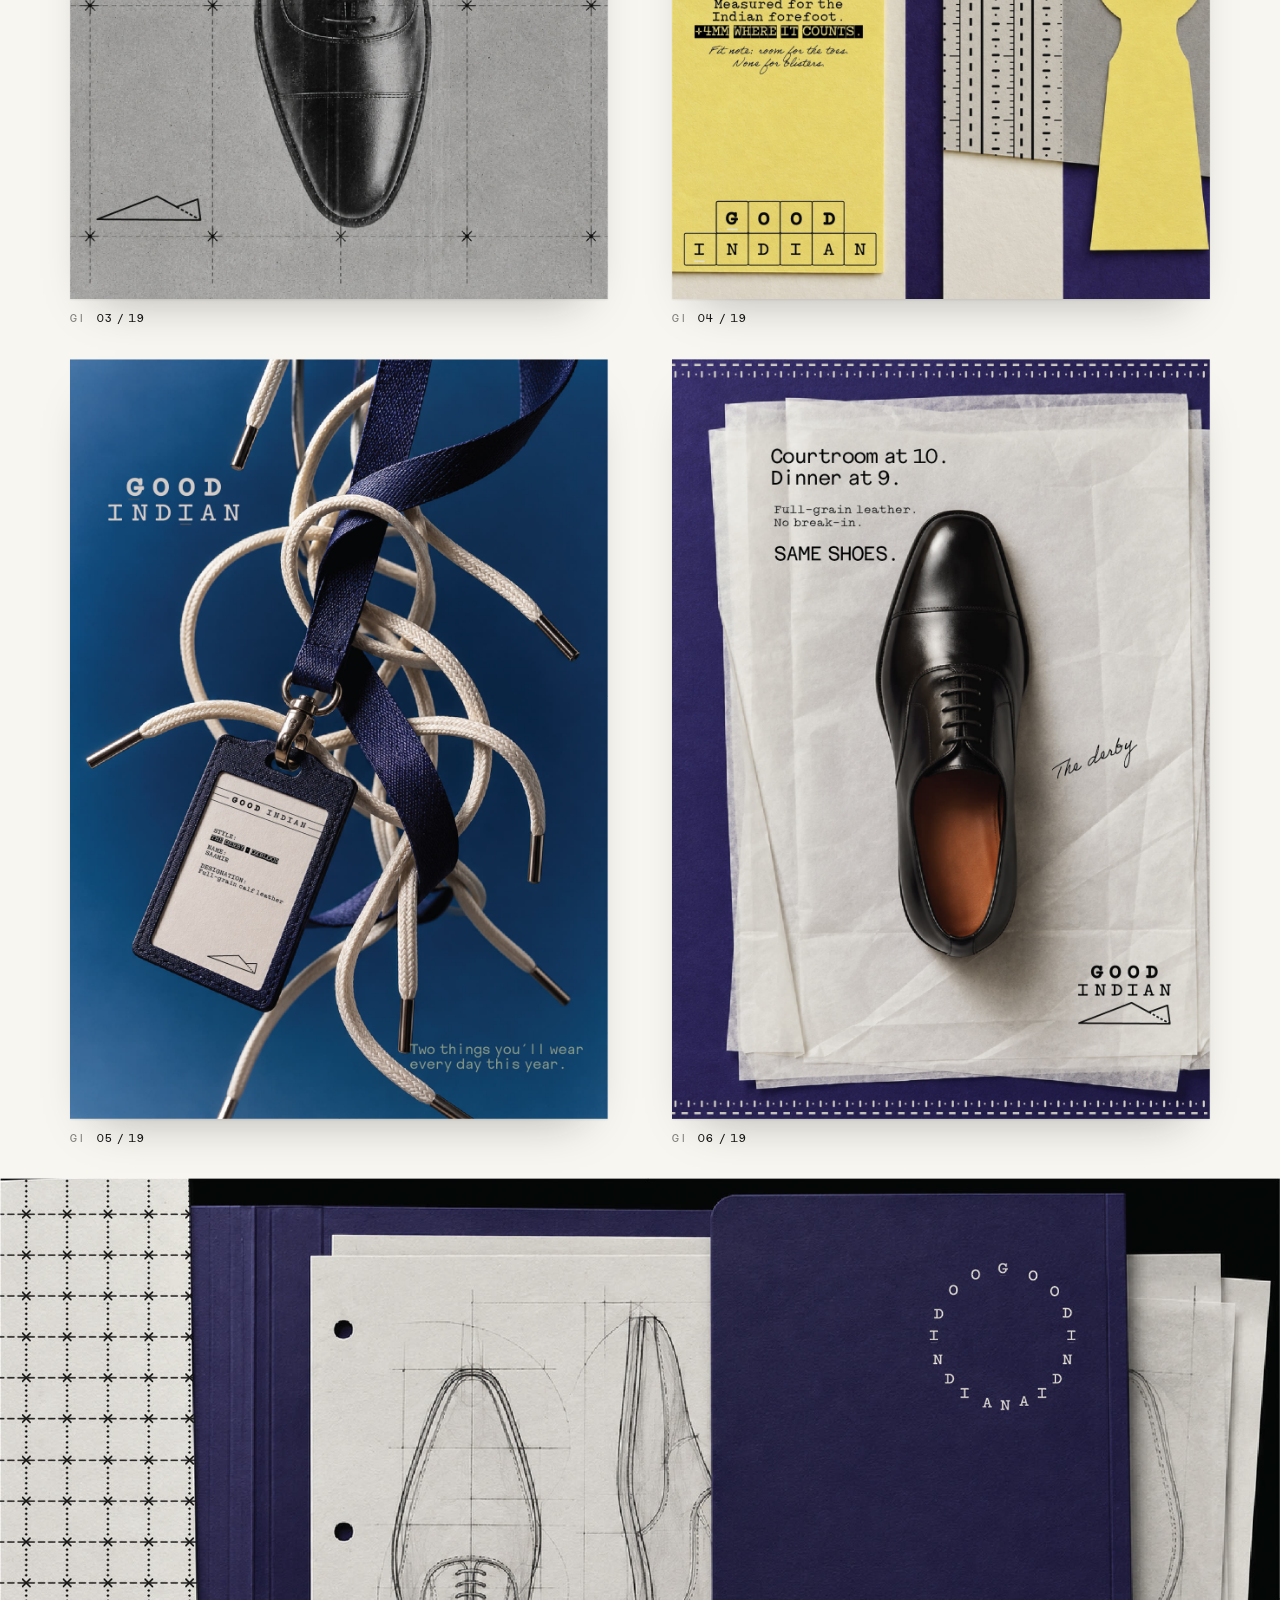
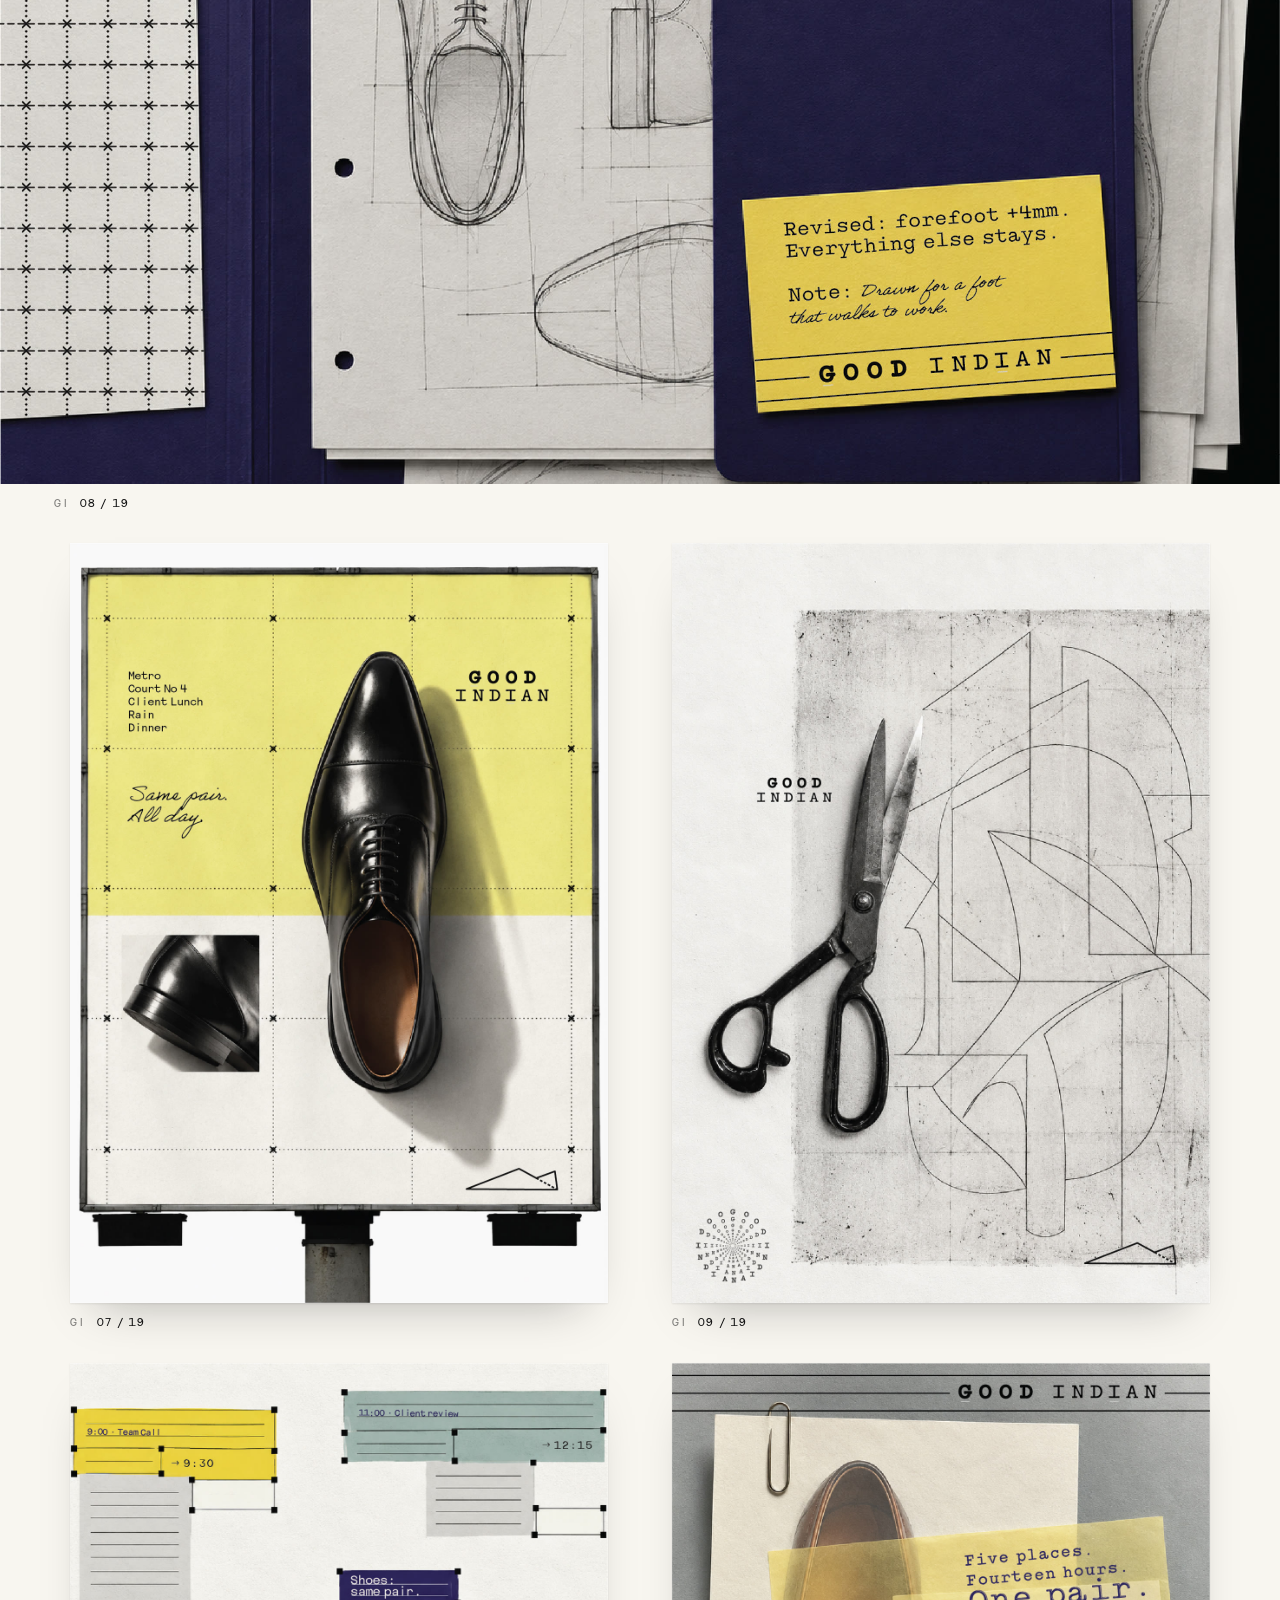
<file: concept-03/index.html>
<!doctype html>
<html lang="en">
  <head>
    <meta charset="UTF-8" />
    <meta name="viewport" content="width=device-width, initial-scale=1.0" />
    <meta name="theme-color" content="#f8f6f0" />
    <meta name="robots" content="noindex, nofollow" />
    <title>Good Indian — For work. And what follows.</title>
    <meta name="description" content="Good Indian makes leather work shoes on the GI-01 last, measured for the Indian forefoot." />
    <link rel="icon" href="./svg/shoe.svg" />
    <link rel="preload" href="./fonts/SerialTypewriter-Sans.otf" as="font" type="font/otf" crossorigin />
    <script type="module" crossorigin src="./assets/index-DTZM2MPR.js"></script>
    <link rel="stylesheet" crossorigin href="./assets/index-DUDvs7T7.css">
  </head>
  <body>
    <div id="root"></div>
  </body>
</html>
</file>
<file: concept-02/assets/index-BLvKuRa3.css>
.scan-hero{position:relative;width:100%;height:100vh;height:100svh;background:radial-gradient(ellipse at 50% 45%,#eceef0,#d6d9dc 70%,#c9ccd0);overflow:hidden;cursor:pointer}.scan-hero__stage{position:absolute;left:50%;top:50%;width:1920px;height:1080px;margin:-540px 0 0 -960px;overflow:visible;transform-origin:center}.scan-hero__cream{position:absolute;top:0;right:0;bottom:0;left:0;background:#f7f5ef;opacity:0}.scan-hero .sh{position:absolute;left:50%;top:50%;width:1500px;height:502px;margin:-251px 0 0 -750px;will-change:transform,opacity,filter}.scan-hero .sh img{width:100%;height:100%;display:block}.scan-hero__scan{position:absolute;top:0;bottom:0;width:3px;left:-10px;background:#1c1e22;opacity:0;box-shadow:0 0 0 1px #1c1e2214,0 0 40px 18px #ffffff8c}.scan-hero__photo{clip-path:inset(0 100% 0 0)}.scan-hero .hud{position:absolute;font:500 15.6px/1.4 SF Mono,Menlo,Consolas,monospace;letter-spacing:.12em;color:#2a2c30;opacity:0;text-transform:uppercase}.scan-hero .tl{left:56px;top:48px}.scan-hero .tr{right:56px;top:48px;text-align:right}.scan-hero .bl{left:56px;bottom:48px;font-size:24px}.scan-hero .br{right:56px;bottom:48px;text-align:right}.scan-hero__tick{position:absolute;left:210px;width:1500px;top:836px;height:10px;opacity:0;background:repeating-linear-gradient(90deg,#2a2c30 0 1px,transparent 1px 30px)}@font-face{font-family:Mona Sans Variable;font-style:normal;font-display:swap;font-weight:200 900;src:url(./mona-sans-vietnamese-wght-normal-DsUdksa4.woff2) format("woff2-variations");unicode-range:U+0102-0103,U+0110-0111,U+0128-0129,U+0168-0169,U+01A0-01A1,U+01AF-01B0,U+0300-0301,U+0303-0304,U+0308-0309,U+0323,U+0329,U+1EA0-1EF9,U+20AB}@font-face{font-family:Mona Sans Variable;font-style:normal;font-display:swap;font-weight:200 900;src:url(./mona-sans-latin-ext-wght-normal-BqSk0Z3x.woff2) format("woff2-variations");unicode-range:U+0100-02BA,U+02BD-02C5,U+02C7-02CC,U+02CE-02D7,U+02DD-02FF,U+0304,U+0308,U+0329,U+1D00-1DBF,U+1E00-1E9F,U+1EF2-1EFF,U+2020,U+20A0-20AB,U+20AD-20C0,U+2113,U+2C60-2C7F,U+A720-A7FF}@font-face{font-family:Mona Sans Variable;font-style:normal;font-display:swap;font-weight:200 900;src:url(./mona-sans-latin-wght-normal-Pz49MTQZ.woff2) format("woff2-variations");unicode-range:U+0000-00FF,U+0131,U+0152-0153,U+02BB-02BC,U+02C6,U+02DA,U+02DC,U+0304,U+0308,U+0329,U+2000-206F,U+20AC,U+2122,U+2191,U+2193,U+2212,U+2215,U+FEFF,U+FFFD}.register{background:#fff;color:#111;padding:clamp(72px,12vw,180px) clamp(16px,6vw,120px)}.register__grid{display:grid;grid-template-columns:repeat(2,minmax(0,1fr));border-top:1px solid #d9d9d9;border-left:1px solid #d9d9d9;max-width:1600px;margin:0 auto}.register__cell{border-right:1px solid #d9d9d9;border-bottom:1px solid #d9d9d9;padding:clamp(28px,4vw,64px)}.register__eyebrow{display:inline-block;font:700 14px/1 Courier New,Courier,monospace;letter-spacing:.14em;color:#217346;border:2px solid #217346;padding:8px 10px;margin:0 0 clamp(28px,3vw,44px)}.register__title{font-family:Courier New,Courier,monospace;font-weight:700;font-size:clamp(32px,3.6vw,60px);line-height:1.05;letter-spacing:-.01em;margin:0 0 clamp(20px,2vw,32px)}.register__body{font-family:Mona Sans Variable,Mona Sans,system-ui,sans-serif;font-weight:400;font-size:clamp(17px,1.25vw,21px);line-height:1.6;color:#3a3a3a;max-width:46ch;margin:0}.register__tag{display:inline-block;margin:clamp(24px,2.4vw,36px) 0 0;font:700 clamp(16px,1.2vw,20px)/1 "Courier New",Courier,monospace;letter-spacing:.04em;background:#111;color:#fff;padding:10px 14px}.register__section{max-width:1600px;margin:0 auto clamp(20px,2vw,32px);font:700 14px/1 Courier New,Courier,monospace;letter-spacing:.24em;text-transform:uppercase;color:#555}.register__inks{list-style:none;margin:0;display:flex;flex-direction:column;justify-content:center;gap:clamp(14px,1.4vw,22px)}.register__ink{display:flex;align-items:center;gap:clamp(16px,1.6vw,24px)}.register__swatch{flex:none;width:clamp(44px,4vw,64px);height:clamp(30px,2.6vw,42px);transform-origin:left center}.register__inkline{margin:0;font-family:Mona Sans Variable,Mona Sans,system-ui,sans-serif;font-size:clamp(16px,1.15vw,19px);line-height:1.4;color:#3a3a3a}.register__inkline strong{font-family:Courier New,Courier,monospace;font-weight:700;color:#111;letter-spacing:.02em}.register--note{padding-top:clamp(56px,8vw,120px);padding-bottom:clamp(56px,8vw,120px)}.register__grid--single{grid-template-columns:1fr}.register__grid--single .register__body{max-width:56ch}.footer{background:#fafafa;border-top:1px solid #d4d4d4;padding:18px clamp(16px,6vw,120px);font:400 13px/1.5 Courier New,Courier,monospace;letter-spacing:.14em;text-transform:uppercase;color:#555;text-align:center}@media (max-width:800px){.register__grid{grid-template-columns:1fr}}.cell-logo{position:relative;height:320vh;background:#fff}.cell-logo__pin{position:sticky;top:0;height:100vh;height:100svh;overflow:hidden;background:#fff;font-family:Calibri,Segoe UI,Arial,sans-serif}.cell-logo__stage{position:absolute;left:50%;top:50%;width:1920px;height:1080px;margin:-540px 0 0 -960px;transform-origin:center}.cell-logo #bar{position:absolute;left:0;right:0;top:0;height:46px;border-bottom:1px solid #d4d4d4;background:#fafafa;display:flex;align-items:center;font-size:20px;color:#222}.cell-logo #name{width:120px;height:30px;margin-left:14px;border:1px solid #c6c6c6;background:#fff;display:flex;align-items:center;padding-left:10px}.cell-logo #fx{margin:0 14px;color:#777;font-style:italic}.cell-logo #formula{flex:1;height:30px;border:1px solid #c6c6c6;background:#fff;display:flex;align-items:center;padding-left:10px;margin-right:14px;font-family:Consolas,Menlo,monospace}.cell-logo #caret{display:inline-block;width:2px;height:20px;background:#222;margin-left:1px;animation:cell-blink 1s steps(1) infinite}@keyframes cell-blink{50%{opacity:0}}.cell-logo svg{position:absolute;top:0;right:0;bottom:0;left:0}.stacked{position:relative;height:340vh;background:#fff}.stacked__pin{position:sticky;top:0;height:100vh;height:100svh;overflow:hidden;background:#fff;font-family:Calibri,Segoe UI,Arial,sans-serif}.stacked__stage{position:absolute;left:50%;top:50%;width:1920px;height:1080px;margin:-540px 0 0 -960px;transform-origin:center}.stacked__bar{position:absolute;left:0;right:0;top:0;height:46px;border-bottom:1px solid #d4d4d4;background:#fafafa;display:flex;align-items:center;font-size:20px;color:#222}.stacked__name{width:120px;height:30px;margin-left:14px;border:1px solid #c6c6c6;background:#fff;display:flex;align-items:center;padding-left:10px}.stacked__fx{margin:0 14px;color:#777;font-style:italic}.stacked__formula{flex:1;height:30px;border:1px solid #c6c6c6;background:#fff;display:flex;align-items:center;padding-left:10px;margin-right:14px;font-family:Consolas,Menlo,monospace}.stacked__caret{display:inline-block;width:2px;height:20px;background:#222;margin-left:1px;animation:stacked-blink 1s steps(1) infinite}@keyframes stacked-blink{50%{opacity:0}}.stacked svg{position:absolute;top:0;right:0;bottom:0;left:0}.packaging{background:#fff}.packaging__frame{width:100%;overflow:hidden;line-height:0}.packaging__frame img{display:block;width:100%;height:auto}.posters{--gap:clamp(24px,4vw,72px);background:#fff;padding:clamp(48px,8vw,140px) clamp(16px,6vw,120px);display:flex;flex-direction:column;gap:var(--gap)}.posters__row{display:flex;gap:var(--gap)}.posters__item{flex-basis:0;min-width:0;overflow:hidden;line-height:0;box-shadow:0 0 0 1px #0000000f,0 18px 40px -24px #00000040}.posters__item img{display:block;width:100%;height:auto}@media (max-width:700px){.posters__row{flex-direction:column}}*,*:before,*:after{box-sizing:border-box}html,body{margin:0;background:#f7f5ef}body{-webkit-font-smoothing:antialiased}
</file>
<file: concept-03/assets/index-DUDvs7T7.css>
html.lenis,html.lenis body{height:auto}.lenis.lenis-smooth [data-lenis-prevent]{overscroll-behavior:contain}.lenis.lenis-stopped{overflow:clip}.lenis.lenis-smooth iframe{pointer-events:none}@font-face{font-family:Serial Typewriter;src:url(../fonts/SerialTypewriter-Regular.otf) format("opentype"),url(../fonts/SerialTypewriter-Regular.ttf) format("truetype");font-display:swap}@font-face{font-family:Serial Typewriter Sans;src:url(../fonts/SerialTypewriter-Sans.otf) format("opentype");font-display:swap}@font-face{font-family:Serial Typewriter Rounded;src:url(../fonts/SerialTypewriter-Rounded.otf) format("opentype");font-display:swap}@font-face{font-family:GI Handwriting;src:local("Adobe Handwriting Ernie"),local("AdobeHandwriting-Ernie"),local("Adobe Handwriting Tiffany"),local("AdobeHandwriting-Tiffany"),local("Adobe Handwriting Frank"),local("AdobeHandwriting-Frank")}@font-face{font-family:SerialTypewriter-Sans;src:url(../fonts/SerialTypewriter-Sans.otf) format("opentype");font-display:swap}@font-face{font-family:SerialTypewriter-Bleed;src:url(../fonts/SerialTypewriter-Bleed.otf) format("opentype");font-display:swap}@font-face{font-family:Serial Typewriter Rough;src:url(../fonts/SerialTypewriter-Rough.otf) format("opentype");font-display:swap}:root{--bg: #f8f6f0;--bg-2: #efece4;--bg-3: #ebe7dc;--fg: #121212;--fg-80: rgba(18, 18, 18, .8);--fg-60: rgba(18, 18, 18, .62);--fg-40: rgba(18, 18, 18, .5);--line: rgba(18, 18, 18, .16);--dot: rgba(18, 18, 18, .08);--violet: #302666;--rust: #9b4121;--yellow: #e6d96b;--f-mark: "Serial Typewriter", Courier, monospace;--f-rough: "Serial Typewriter Rough", "Serial Typewriter", Courier, monospace;--f-serial: "Serial Typewriter", "Courier Prime", Courier, monospace;--f-body: "Serial Typewriter Sans", "Serial Typewriter", system-ui, sans-serif;--gutter: clamp(16px, 4.2vw, 80px);--ease: cubic-bezier(.16, 1, .3, 1)}*,*:before,*:after{box-sizing:border-box}html,body{margin:0;background:var(--bg);color:var(--fg);-webkit-font-smoothing:antialiased}html.is-locked,html.is-locked body{overflow:hidden}body{font:400 16px/1.55 var(--f-body);overflow-x:clip}img{display:block;max-width:100%}a{color:inherit}button{font:inherit;color:inherit;background:none;border:0;cursor:pointer}h1,h2,h3,p,ul,figure{margin:0}ul{padding:0;list-style:none}::selection{background:var(--fg);color:var(--bg)}:focus-visible{outline:1px dashed var(--fg);outline-offset:4px}.key{display:inline-grid;place-items:center;min-width:1.9em;height:1.9em;padding:0 .45em;border:1px solid var(--fg-40);border-radius:4px;font:500 11px/1 var(--f-body);text-transform:uppercase;letter-spacing:.04em}.key--lit{background:var(--fg);border-color:var(--fg);color:var(--bg);font:400 13px/1 var(--f-mark);text-decoration:underline;text-underline-offset:3px;text-decoration-thickness:2px}.eyebrow{display:flex;align-items:center;gap:14px;font:400 12px/1.4 var(--f-rough);letter-spacing:.14em;text-transform:uppercase;color:var(--fg-60);margin-bottom:clamp(28px,4vh,48px)}.eyebrow span{color:var(--fg);border-bottom:1px solid currentColor;padding-bottom:2px}.h2{font:400 clamp(34px,5vw,76px)/1.04 var(--f-mark);letter-spacing:-.02em;margin-bottom:clamp(24px,4vh,40px);max-width:16ch}.lead{font:400 clamp(16px,1.25vw,19px)/1.6 var(--f-body);color:var(--fg-60);max-width:48ch;margin-bottom:32px}.section{position:relative;padding:clamp(96px,16vh,180px) var(--gutter)}.intro{position:fixed;top:0;right:0;bottom:0;left:0;z-index:100;background:#dfe1e3}.intro__frame{position:absolute;top:0;right:0;bottom:0;left:0;width:100%;height:100%;border:0;pointer-events:none}.intro__skip{position:absolute;right:var(--gutter);bottom:28px;display:flex;align-items:center;gap:10px;font-size:11px;letter-spacing:.14em;text-transform:uppercase;color:var(--fg-60);padding:8px 0;transition:color .3s}.intro__skip:hover{color:var(--fg)}.header{position:fixed;top:0;left:0;right:0;z-index:50;display:flex;align-items:center;gap:24px;height:72px;padding:0 var(--gutter);border-bottom:1px solid var(--line);background:#f8f6f0d1;backdrop-filter:blur(10px);-webkit-backdrop-filter:blur(10px);font:400 12px/1 var(--f-body);letter-spacing:.06em;text-transform:uppercase;color:var(--fg)}.header a{position:relative;text-decoration:none;padding:10px 0}.header__brand{white-space:nowrap}.header__nav{flex:1;display:flex;justify-content:space-around}.header__nav a{opacity:.55;transition:opacity .3s}.header__nav a:hover,.header__nav a.is-active{opacity:1}.header__underline{position:absolute;left:0;right:0;bottom:2px;height:2px;background:currentColor}.header__tc{font-variant-numeric:tabular-nums;white-space:nowrap}@media(max-width:760px){.header{height:56px}.header__nav{display:none}.header__tc{margin-left:auto}}.logo{display:block;width:100%;height:auto;overflow:visible}.hero__logo{width:min(78vw,1240px)}.typed{display:grid;justify-items:center}.mark{--unit: min(.082vw, .86px)}.mark-frame{position:relative;min-height:100vh;min-height:100svh;display:grid;place-items:center;border-top:1px solid var(--line)}.mark-frame__label{position:absolute;left:0;bottom:28px;font-size:11px;letter-spacing:.12em;text-transform:uppercase}.mark-frame__label span{color:var(--fg-40);margin-right:10px}.mark-frame .logo--stacked{width:calc(416 * var(--unit))}.mark-frame .logo--line{width:min(84vw,calc(724 * var(--unit)))}.mark-frame .logo--lockup{width:min(88vw,calc(1172 * var(--unit)))}.logo .gi-bar{stroke:var(--bg)}.logo path.gi-bar{fill:var(--bg);stroke-linejoin:round}.typed__caret{fill:#231f20}.mark-intro{margin-bottom:clamp(64px,10vh,120px);display:grid;grid-template-columns:minmax(0,1fr) minmax(0,1fr);gap:clamp(32px,6vw,100px);align-items:end}.mark-intro .h2{margin-bottom:0}.mark-intro .lead{font-family:var(--f-body);color:var(--fg-80);margin-bottom:0}@media(max-width:760px){.mark-intro{grid-template-columns:1fr}}.hero{position:relative;height:100vh;height:100svh;min-height:560px;display:grid;place-items:center;overflow:hidden}.dotfield{position:absolute;top:0;right:0;bottom:0;left:0;pointer-events:none}.hero__inner{position:relative;display:grid;justify-items:center;gap:clamp(40px,8vh,88px);margin-top:-2vh}.hero__ruled{display:grid;gap:clamp(14px,2.2vw,30px);width:min(84vw,1240px)}.hero__rule,.hero__dash{display:block;height:clamp(2px,.28vw,4px);background:var(--fg);border-radius:2px}.hero__row{display:flex;align-items:center;gap:clamp(12px,2vw,28px)}.hero__dash{flex:1;min-width:24px}.hero__line{margin:0 -.2em 0 0;white-space:nowrap;font:400 clamp(15px,2.5vw,40px)/1 var(--f-mark);letter-spacing:.2em;text-transform:uppercase}.hero__char{display:inline-block}.spacebar{position:relative;width:clamp(120px,11vw,160px);height:32px;border-radius:7px;border:1px solid rgba(18,18,18,.14);background:linear-gradient(180deg,#fcfbf8,#efece4);box-shadow:0 3px #d9d4c8,0 6px 12px -6px #12121247,inset 0 1px #fff;font:400 10px/1 var(--f-body);letter-spacing:.2em;text-transform:lowercase;color:var(--fg-60);transition:transform .08s ease-out,box-shadow .08s ease-out,color .2s}.spacebar:hover{color:var(--fg)}.spacebar.is-down,.spacebar:active{transform:translateY(3px);box-shadow:0 0 #d9d4c8,0 2px 4px -2px #1212124d,inset 0 1px #fff}.hero__tag{font:400 clamp(14px,1.45vw,22px)/1.3 var(--f-rough);letter-spacing:.08em;text-transform:uppercase;color:var(--fg-80)}.hero__keys{display:flex;gap:12px;margin-top:-1vh}.hero__foot{position:absolute;left:var(--gutter);right:var(--gutter);bottom:0;display:flex;justify-content:space-between;gap:16px;padding:20px 0 28px;border-top:1px solid var(--line);font-size:11px;letter-spacing:.1em;text-transform:uppercase;color:var(--fg-40)}.hero__cue{color:var(--fg)}.hero__arrow{display:inline-block;animation:nudge 1.8s var(--ease) infinite}@keyframes nudge{0%,to{transform:translateY(0)}50%{transform:translateY(4px)}}@media(max-width:760px){.hero__foot>span:first-child{display:none}.hero__foot{justify-content:center}}.identity__title{font:400 12px/1.4 var(--f-rough);letter-spacing:.14em;text-transform:uppercase;margin-bottom:clamp(28px,4vh,48px);display:flex;justify-content:space-between;gap:16px;padding-bottom:16px;border-bottom:1px solid var(--line)}.identity__title span:last-child{color:var(--fg-40)}.identity__grid{display:grid;grid-template-columns:minmax(0,1.1fr) minmax(0,.9fr);gap:clamp(40px,7vw,120px);align-items:start}.identity .h2{max-width:13ch}.identity__body p{font:400 clamp(17px,1.4vw,21px)/1.6 var(--f-body);color:var(--fg-80);max-width:46ch;margin-bottom:1.2em}.identity__body p.identity__close{font-family:var(--f-body);font-size:clamp(20px,1.8vw,28px);line-height:1.3;color:var(--fg);margin-top:1.6em}@media(max-width:900px){.identity__grid{grid-template-columns:1fr}}.flow{margin:clamp(96px,16vh,180px) 0 0}.flow svg{display:block;width:100%;height:auto;overflow:visible}.flow__caption{display:flex;align-items:center;gap:16px;margin-top:28px;font-size:11px;letter-spacing:.12em;text-transform:uppercase}.flow__arrow{flex:1;height:1px;background:var(--line);position:relative}.flow__arrow:after{content:"";position:absolute;right:0;top:-3px;width:7px;height:7px;border-top:1px solid var(--fg-40);border-right:1px solid var(--fg-40);transform:rotate(45deg)}.film{position:relative;margin:clamp(96px,16vh,180px) 0 0;aspect-ratio:16 / 9;overflow:hidden;border-radius:4px;background:var(--bg-2)}.film video{display:block;width:100%;height:100%;object-fit:cover}.film figcaption{position:absolute;left:16px;bottom:16px;display:flex;gap:10px;padding:8px 12px;background:var(--bg);font-size:11px;letter-spacing:.1em;text-transform:uppercase}.film figcaption span{color:var(--fg-40)}.film-result{display:grid;place-items:center;min-height:clamp(360px,60vh,640px);border:1px solid var(--line);border-top:0;border-radius:0 0 4px 4px}.film-result .logo{width:min(70vw,calc(396 * var(--unit, .86px)))}.film:has(+.film-result){border-radius:4px 4px 0 0}.stamp-frame{border-top:0}.stamp-mark{display:block;width:min(72vw,440px);height:auto;overflow:visible}.assets{display:grid;grid-template-columns:repeat(3,minmax(0,1fr));border-top:1px solid var(--line);border-left:1px solid var(--line)}.asset{position:relative;display:grid;place-items:center;aspect-ratio:1;padding:clamp(24px,3vw,48px) clamp(24px,3vw,48px) clamp(56px,6vw,80px);border-right:1px solid var(--line);border-bottom:1px solid var(--line)}.asset__art{width:100%;max-width:320px}.asset .mark-frame__label{left:clamp(16px,2vw,28px);bottom:clamp(16px,2vw,24px)}@media(max-width:760px){.assets{grid-template-columns:1fr}}.pattern-grid{display:grid;grid-template-columns:repeat(2,1fr);gap:clamp(8px,1vw,16px)}.pattern-tile{position:relative;aspect-ratio:363.24 / 360.61;overflow:hidden;background:var(--bg-2)}.pattern-tile__sheet{position:absolute;top:0;right:0;bottom:0;left:0}.pattern-tile img{display:block;width:100%;height:100%;object-fit:cover}.pattern-tile__label{position:absolute;left:16px;bottom:16px;padding:8px 12px;background:var(--bg);font-size:11px;letter-spacing:.1em;text-transform:uppercase}.pattern-tile__label span{color:var(--fg-40);margin-right:8px}@media(max-width:640px){.pattern-grid{grid-template-columns:1fr}}.wall{display:grid;grid-template-columns:repeat(2,minmax(0,1fr));gap:clamp(16px,2.4vw,40px);max-width:1320px;margin:0 auto}.wall__item{position:relative;display:flex;justify-content:center}.wall__poster{--ar: .7075;margin:0;width:min(100%,calc((100svh - 140px) * var(--ar)))}.is-wide .wall__poster{--ar: 1.4143;width:100%}.is-wide .wall__poster img{box-shadow:none}.is-wide .wall__label{padding:0 var(--gutter)}.wall__item.is-wide{grid-column:1 / -1;justify-self:center;width:100vw}.wall__item.is-solo{grid-column:1 / -1;justify-self:center;width:calc(50% - clamp(8px,1.2vw,20px))}.wall__item img{display:block;width:100%;height:auto;aspect-ratio:var(--ar);box-shadow:0 1px 2px #12121214,0 24px 48px -28px #12121259}.wall__label{margin-top:12px;font-size:11px;letter-spacing:.1em;text-transform:uppercase}.wall__label span{color:var(--fg-40);margin-right:6px}@media(max-width:640px){.wall{grid-template-columns:1fr}.wall__item.is-solo{width:100%}}.swatches{display:flex;gap:clamp(8px,1vw,14px);height:clamp(420px,68vh,680px);padding:0;margin:0;list-style:none}.swatch{flex:1 1 0;min-width:0;transition:flex-grow .6s var(--ease)}.swatch.is-open{flex-grow:2.4}.swatch.is-paper{box-shadow:inset 0 0 0 1px #12121224}.swatch__btn{position:relative;display:block;width:100%;height:100%;padding:clamp(20px,2.4vw,36px);text-align:left;color:inherit}.swatch__text{position:absolute;top:clamp(20px,2.4vw,36px);bottom:88px;right:clamp(16px,2vw,32px);writing-mode:vertical-rl}.swatch__text strong{display:block;margin-left:10px;font:400 clamp(18px,1.9vw,30px)/1.1 var(--f-body);letter-spacing:.04em;text-transform:uppercase}.swatch__text span{display:block;font:400 clamp(12px,1vw,15px)/1.3 var(--f-body);letter-spacing:.04em}.swatch__values{position:absolute;left:clamp(20px,2.4vw,36px);bottom:clamp(20px,2.4vw,32px);display:grid;gap:4px;font:400 12px/1.3 var(--f-body);letter-spacing:.08em;text-transform:uppercase;opacity:0;transform:translateY(6px);transition:opacity .4s,transform .4s var(--ease)}.swatch.is-open .swatch__values{opacity:1;transform:none}.colour__hint{margin-top:16px;font-size:11px;letter-spacing:.12em;text-transform:uppercase;color:var(--fg-40)}@media(max-width:760px){.swatches{flex-direction:column;height:auto}.swatch,.swatch.is-open{flex:none;height:120px}.swatch__text{writing-mode:horizontal-tb;left:20px;right:auto;bottom:auto}.swatch__text strong{margin:0 0 6px}.swatch__values{left:auto;right:20px;opacity:1;transform:none}}.specimen{border-top:3px solid var(--fg);border-bottom:1px solid var(--fg)}.specimen__bar{display:flex;flex-wrap:wrap;justify-content:space-between;align-items:center;gap:16px;padding:14px 0;border-bottom:1px solid var(--line)}.specimen__cuts{display:flex;flex-wrap:wrap;gap:6px}.specimen__cuts button{padding:8px 14px;border:1px solid var(--line);border-radius:4px;font-size:15px;transition:background .25s,color .25s,border-color .25s}.specimen__cuts button:hover{border-color:var(--fg)}.specimen__cuts button.is-on{background:var(--fg);border-color:var(--fg);color:var(--bg)}.specimen__size{display:flex;align-items:center;gap:12px;font-size:11px;letter-spacing:.1em;text-transform:uppercase}.specimen__size input{width:140px;accent-color:var(--fg)}.specimen__px{width:4.5ch;font-variant-numeric:tabular-nums;color:var(--fg-60)}.specimen__sample{margin:0;padding:clamp(32px,6vh,72px) 0;line-height:1.08;letter-spacing:-.01em;outline:none;min-height:1.2em;word-break:break-word;transition:font-size .15s}.specimen__sample:focus{background:linear-gradient(transparent 92%,#eee056b3 92%)}.specimen__foot{display:flex;justify-content:space-between;gap:16px;flex-wrap:wrap;padding:12px 0;border-top:1px solid var(--line);font-size:11px;letter-spacing:.1em;text-transform:uppercase;color:var(--fg-60)}.specimen__glyphs{margin:0;padding:20px 0 24px;border-top:1px solid var(--line);font-size:clamp(18px,2vw,28px);line-height:1.6;word-spacing:.3em}.cuts{display:grid;grid-template-columns:repeat(5,minmax(0,1fr));border-left:1px solid var(--line);margin:clamp(40px,6vh,64px) 0 0;padding:0;list-style:none}.cut{display:grid;gap:8px;width:100%;height:100%;padding:20px;text-align:left;border-right:1px solid var(--line);border-bottom:1px solid var(--line);transition:background .3s}.cut:hover,.cut.is-on{background:var(--bg-2)}.cut__aa{font-size:clamp(44px,5vw,72px);line-height:1}.cut__name{font-size:13px;letter-spacing:.08em;text-transform:uppercase}.cut__role{font-size:13px;color:var(--fg-60)}.tertiary{display:grid;grid-template-columns:minmax(0,.6fr) minmax(0,1fr) minmax(0,.8fr);gap:24px;align-items:center;margin-top:clamp(40px,6vh,64px);padding:clamp(24px,4vh,40px) 0;border-top:1px solid var(--fg);border-bottom:1px solid var(--fg)}.tertiary__label{font-size:11px;letter-spacing:.12em;text-transform:uppercase}.tertiary__sample{font:400 clamp(36px,4.6vw,68px)/1.1 "GI Handwriting","Snell Roundhand","Bradley Hand",cursive;color:var(--violet)}.tertiary__note{font-size:14px;color:var(--fg-60)}@media(max-width:860px){.cuts{grid-template-columns:repeat(2,minmax(0,1fr))}.tertiary{grid-template-columns:1fr}}.anatomy__head{padding-bottom:0}.anatomy__head .eyebrow{margin-bottom:0}.turn{position:relative;height:260vh}.turn__pin{position:sticky;top:0;height:100vh;height:100svh;display:grid;place-items:center;overflow:hidden}.turn__shoe{display:block;height:min(76svh,88vw);width:auto;will-change:transform}.turn__meta{position:absolute;left:var(--gutter);right:var(--gutter);bottom:28px;display:flex;justify-content:space-between;font-size:11px;letter-spacing:.12em;text-transform:uppercase;color:var(--fg-60)}.turn__meta b{font-weight:400;color:var(--fg);font-variant-numeric:tabular-nums}.anatomy__parts{padding-top:clamp(48px,8vh,96px)}.scans{display:grid;grid-template-columns:repeat(4,minmax(0,1fr));gap:clamp(12px,1.6vw,24px);max-width:1320px;margin:0 auto}.scan__sheet{position:relative;aspect-ratio:374 / 469;overflow:hidden;background:var(--bg-2)}.scan__sheet img{display:block;width:100%;height:100%;object-fit:cover}.scan__beam{position:absolute;left:0;right:0;height:2px;background:#3b4fd8;box-shadow:0 0 12px 3px #3b4fd873;pointer-events:none}.scan__label{margin-top:12px;font-size:11px;letter-spacing:.1em;text-transform:uppercase}.scan__label span{color:var(--fg-40);margin-right:6px}@media(max-width:760px){.scans{grid-template-columns:repeat(2,minmax(0,1fr))}}.pack__head{padding-bottom:clamp(40px,6vh,72px)}.pack__head .mark-intro{margin-bottom:0}.pack__lead,.pack__shot.is-bleed{margin:0}.pack__frame{overflow:hidden}.pack__lead img,.pack__shot img{display:block;width:100%;height:auto}.pack__lead .pack__label,.pack__shot.is-bleed .pack__label{padding:0 var(--gutter)}.pack__body{padding-top:clamp(24px,4vw,56px);padding-bottom:clamp(24px,4vw,56px)}.pack__pair{display:grid;grid-template-columns:repeat(2,minmax(0,1fr));gap:clamp(12px,2vw,32px)}.pack__shot{margin:0}.pack__label{margin-top:12px;font-size:11px;letter-spacing:.1em;text-transform:uppercase}.pack__label span{color:var(--fg-40);margin-right:6px}@media(max-width:640px){.pack__pair{grid-template-columns:1fr}}.voice{max-width:1320px;margin:0 auto}.voice__memo{display:grid;gap:6px;margin:0 0 clamp(48px,8vh,96px);font-size:clamp(13px,1vw,15px)}.voice__memo div{display:flex;gap:12px}.voice__memo dt{width:3.5em;font-family:var(--f-mark);text-transform:uppercase;letter-spacing:.1em;color:var(--fg-60)}.voice__memo dd{margin:0}.band{display:grid;gap:clamp(10px,1.2vw,16px);margin:clamp(72px,12vh,140px) 0 clamp(40px,6vh,72px)}.band__rule,.band__dash{display:block;height:3px;background:var(--fg);border-radius:2px}.band__row{display:flex;align-items:center;gap:clamp(14px,2vw,28px)}.band__dash{flex:1;height:2px}.band__label{display:flex;align-items:baseline;gap:14px;font:400 clamp(15px,1.4vw,21px)/1 var(--f-mark);letter-spacing:.32em;text-transform:uppercase;white-space:nowrap}.band__label span{font-family:var(--f-body);font-size:.6em;letter-spacing:.12em;color:var(--fg-40)}.voice__idea{display:grid;grid-template-columns:minmax(0,1.05fr) minmax(0,.95fr);gap:clamp(32px,6vw,100px);align-items:start}.voice__idea .h2{margin-bottom:0;max-width:14ch}.voice__body p{font:400 clamp(17px,1.4vw,21px)/1.6 var(--f-body);color:var(--fg-80);max-width:46ch;margin-bottom:1.1em}.voice__aside{font:400 clamp(20px,1.8vw,28px)/1.3 var(--f-mark)!important;color:var(--fg)!important;margin-top:1.4em}.voice__aside--end{margin-top:clamp(32px,5vh,56px)}.voice__statement{font:400 clamp(24px,2.6vw,40px)/1.2 var(--f-mark);max-width:28ch;margin-bottom:clamp(28px,4vh,48px)}.ledger{padding:0;margin:0;list-style:none;border-top:1px solid var(--fg)}.ledger__row{display:grid;gap:16px clamp(16px,3vw,48px);padding:clamp(16px,2.4vh,26px) 0;border-bottom:1px solid var(--line);font-size:clamp(15px,1.2vw,18px);line-height:1.5}.ledger__row--map{grid-template-columns:minmax(0,1fr) auto minmax(0,1.3fr);align-items:baseline}.ledger__key{font-family:var(--f-mark)}.ledger__arrow{color:var(--fg-40)}.ledger__row--principle{grid-template-columns:3em minmax(0,.9fr) minmax(0,1.4fr);align-items:start;padding:clamp(24px,4vh,44px) 0}.ledger__no{font-family:var(--f-mark);color:var(--fg-40)}.ledger__row--principle h3{font:400 clamp(22px,2.2vw,34px)/1.15 var(--f-mark);margin:0}.ledger__text p{margin:0 0 14px;color:var(--fg-80);max-width:54ch}.ledger__out{font-size:.85em;color:var(--fg-60)!important}.ledger__out>span:first-child{font-family:var(--f-rough);text-transform:uppercase;letter-spacing:.08em;color:var(--fg)}.voice s{text-decoration-thickness:1.5px;text-decoration-color:var(--fg)}.examples{display:grid;grid-template-columns:minmax(0,.7fr) minmax(0,1.4fr);gap:clamp(16px,2.4vw,40px);align-items:end}.example{margin:0}.example img{display:block;width:100%;height:auto;box-shadow:0 1px 2px #12121214,0 24px 48px -28px #12121259}.example figcaption{display:grid;gap:8px;margin-top:18px;padding-top:14px;border-top:1px solid var(--fg)}.example__kind{font-size:12px;letter-spacing:.06em;text-transform:uppercase;color:var(--fg-60)}.example__line{font:400 clamp(18px,1.6vw,24px)/1.3 var(--f-mark)}.say{display:grid;grid-template-columns:1fr 1fr;gap:clamp(24px,4vw,64px)}.say__col{padding:0;margin:0;list-style:none;border-top:1px solid var(--fg)}.say__col li{padding:16px 0;border-bottom:1px solid var(--line);font:400 clamp(18px,1.6vw,24px)/1.3 var(--f-mark)}.say__col .say__head{font:400 12px/1 var(--f-rough);letter-spacing:.14em;text-transform:uppercase;padding:14px 0}.say__col--not li:not(.say__head){color:var(--fg-40)}.test{padding:0;margin:0;list-style:none;display:grid;gap:4px}.test li{display:flex;align-items:baseline;gap:18px;padding:14px 0;border-bottom:1px solid var(--line);font:400 clamp(20px,2vw,30px)/1.3 var(--f-mark)}.test__box{flex:none;width:.8em;height:.8em;border:2px solid var(--fg);border-radius:2px;transform:translateY(.08em)}@media(max-width:860px){.voice__idea,.examples,.say{grid-template-columns:1fr}.ledger__row--principle{grid-template-columns:2.4em minmax(0,1fr)}.ledger__row--principle .ledger__text{grid-column:2}.ledger__row--map{grid-template-columns:1fr;gap:4px}.ledger__arrow{display:none}.band__label{letter-spacing:.16em;white-space:normal}}.sole{background:var(--bg-3)}.sole__grid{display:grid;grid-template-columns:minmax(0,1fr) minmax(0,1fr);gap:clamp(40px,7vw,120px);align-items:center}.sole__visual{margin:0}.sole__outsole{display:block;width:100%;height:auto;mix-blend-mode:multiply}.stats{display:grid;grid-template-columns:repeat(3,1fr);margin-top:clamp(64px,10vh,120px);border-top:1px solid rgba(18,18,18,.18)}.stats li{display:grid;gap:8px;padding:28px 24px 0 0}.stats li+li{padding-left:24px;border-left:1px solid rgba(18,18,18,.18)}.stats strong{font:400 clamp(40px,5.6vw,88px)/1 var(--f-mark);letter-spacing:-.03em;font-variant-numeric:tabular-nums}.stats span{font-size:12px;letter-spacing:.08em;text-transform:uppercase;color:#1212129e}@media(max-width:900px){.sole__grid{grid-template-columns:1fr}.sole__visual{max-width:420px;width:100%;margin:0 auto}}@media(max-width:640px){.stats{grid-template-columns:1fr}.stats li+li{padding-left:0;border-left:0;border-top:1px solid rgba(18,18,18,.18);margin-top:24px}}.pairs{display:grid;grid-template-columns:repeat(3,1fr);gap:clamp(16px,2vw,32px);margin-top:clamp(80px,12vh,140px)}.pair__link{display:block;text-decoration:none}.pair__img{position:relative;aspect-ratio:4 / 5;overflow:hidden;border-radius:3px;background:var(--bg-2)}.pair__img img{width:100%;height:100%;object-fit:cover}.pair__no{position:absolute;top:14px;left:14px;padding:6px 9px;background:var(--bg);font-size:11px;letter-spacing:.1em}.pair__meta{display:grid;grid-template-columns:1fr auto;gap:4px 16px;padding-top:18px;border-bottom:1px solid var(--line);padding-bottom:18px}.pair__meta h3{font:400 clamp(20px,1.8vw,28px)/1.1 var(--f-mark)}.pair__meta p{font-size:12px;letter-spacing:.08em;text-transform:uppercase;color:var(--fg-60)}.pair__price{grid-column:2;grid-row:1;align-self:center;color:var(--fg)!important}@media(max-width:900px){.pairs{grid-template-columns:1fr}}.footer{position:relative;padding:clamp(48px,8vh,96px) var(--gutter) 0}.footer__bar{display:flex;justify-content:space-between;align-items:center;gap:16px;flex-wrap:wrap;padding:20px 0 28px;border-top:1px solid var(--line);font-size:11px;letter-spacing:.1em;text-transform:uppercase;color:var(--fg-40)}.footer__replay{display:flex;align-items:center;gap:10px;font-size:11px;letter-spacing:.1em;text-transform:uppercase;color:var(--fg)}@media(prefers-reduced-motion:reduce){.hero__arrow{animation:none}}.bleed__word{display:inline-block;white-space:nowrap}.bleed__l{position:relative;display:inline-block}.bleed__l i{position:absolute;top:0;right:0;bottom:0;left:0;font-style:normal;opacity:0;pointer-events:none}.bleed__l i.a{filter:url(#vink1)}.bleed__l i.b{filter:url(#vink2)}.bleed__l i.c{filter:url(#vink3)}.bleed.is-in .bleed__l i{animation:var(--a) 3.2s ease-in-out both;animation-delay:calc(var(--k) * .06s)}.bleed.is-in .bleed__l i.a{--a: i1}.bleed.is-in .bleed__l i.b{--a: i2}.bleed.is-in .bleed__l i.c{--a: i3}@keyframes i1{0%,10%{opacity:0}14%,46%{opacity:1}50%,to{opacity:0}}@keyframes i2{0%,13%{opacity:0}18%,42%{opacity:1}47%,to{opacity:0}}@keyframes i3{0%,16%{opacity:0}22%,38%{opacity:1}44%,to{opacity:0}}@media(prefers-reduced-motion:reduce){.bleed.is-in .bleed__l i{animation:none}}
</file>
